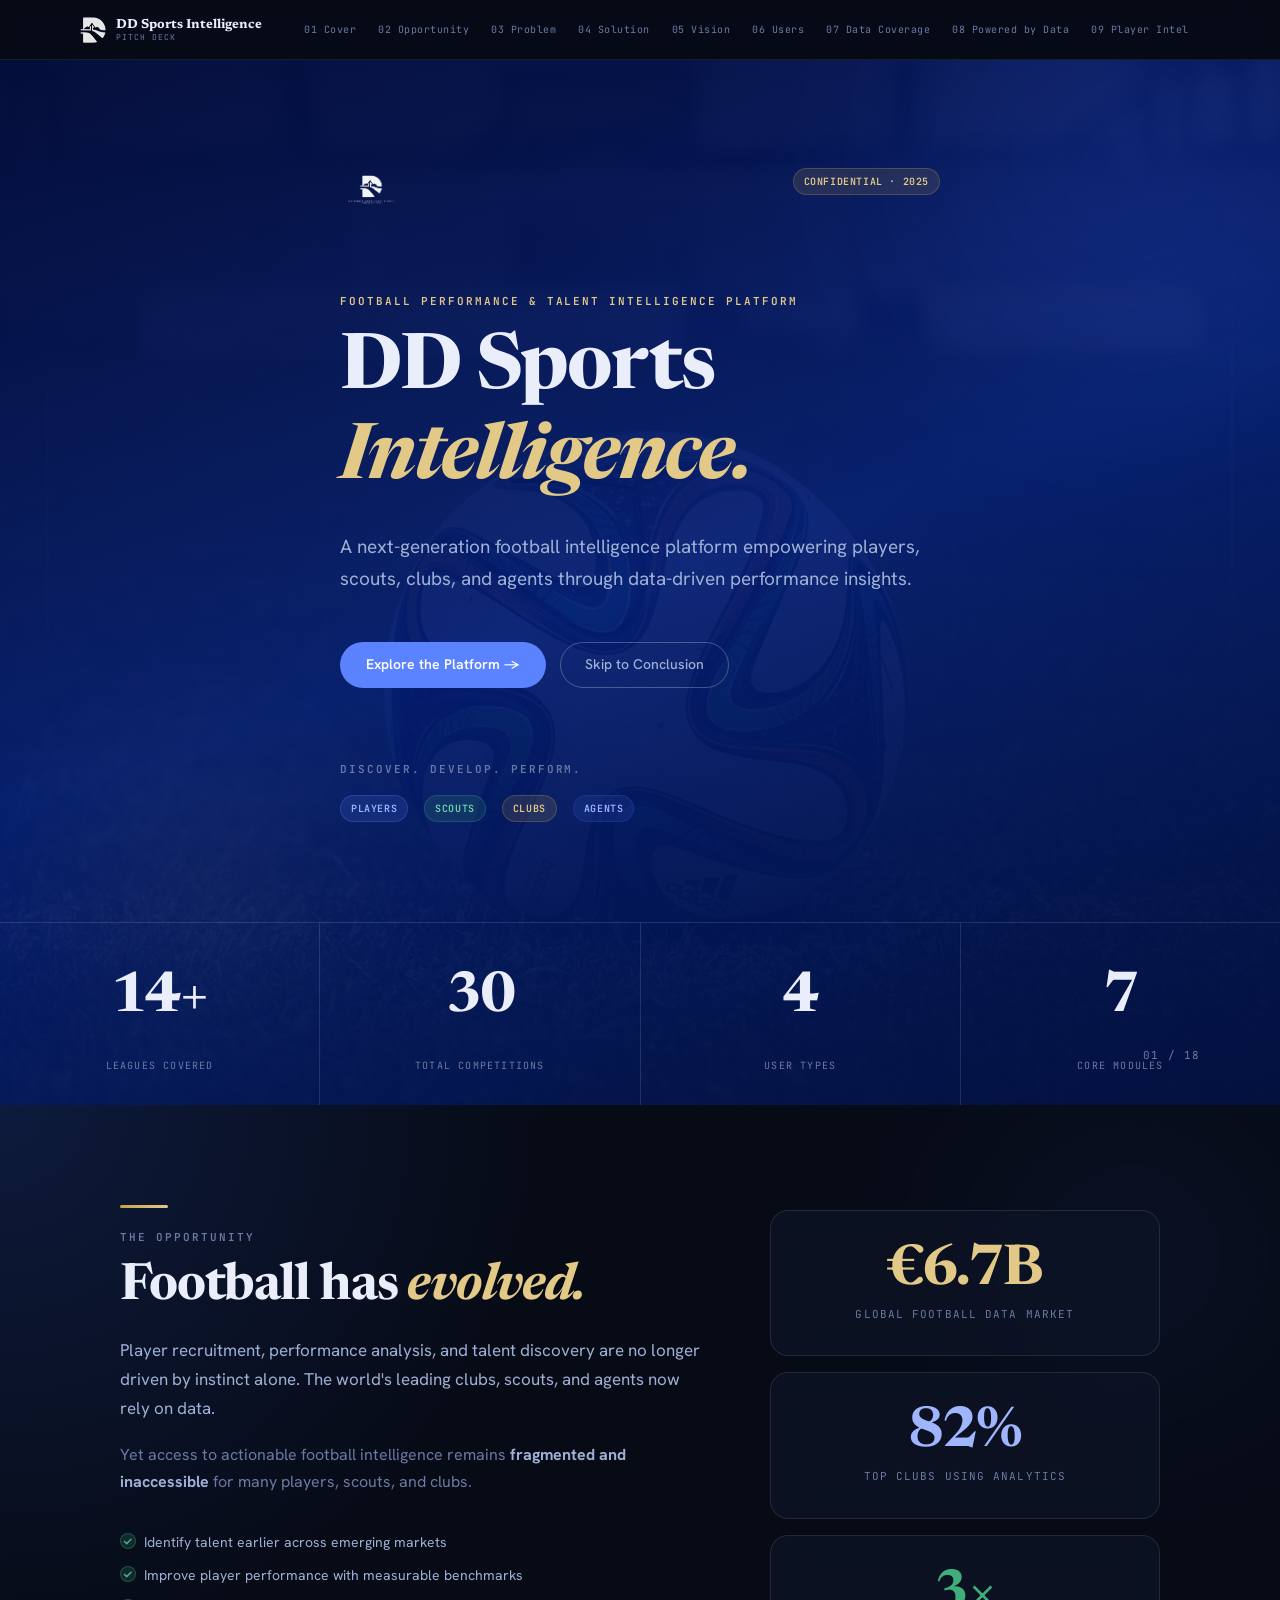
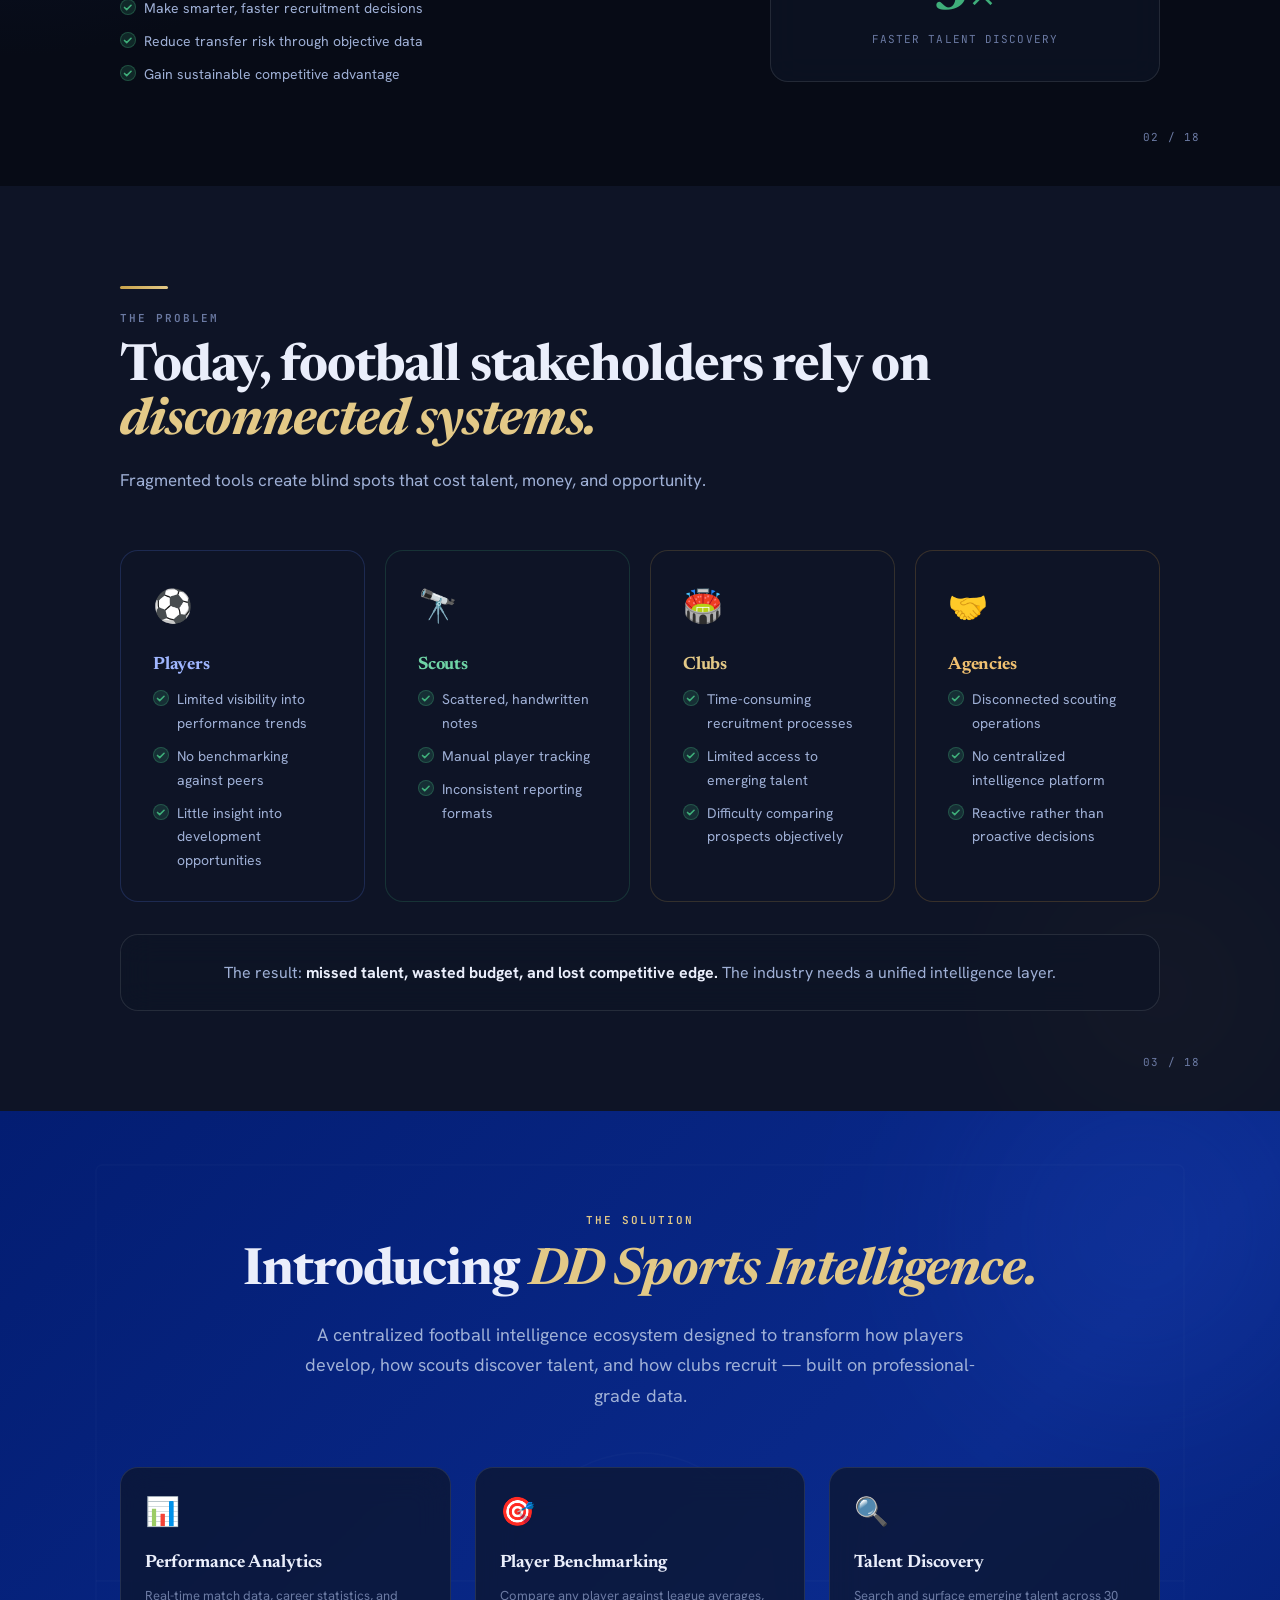
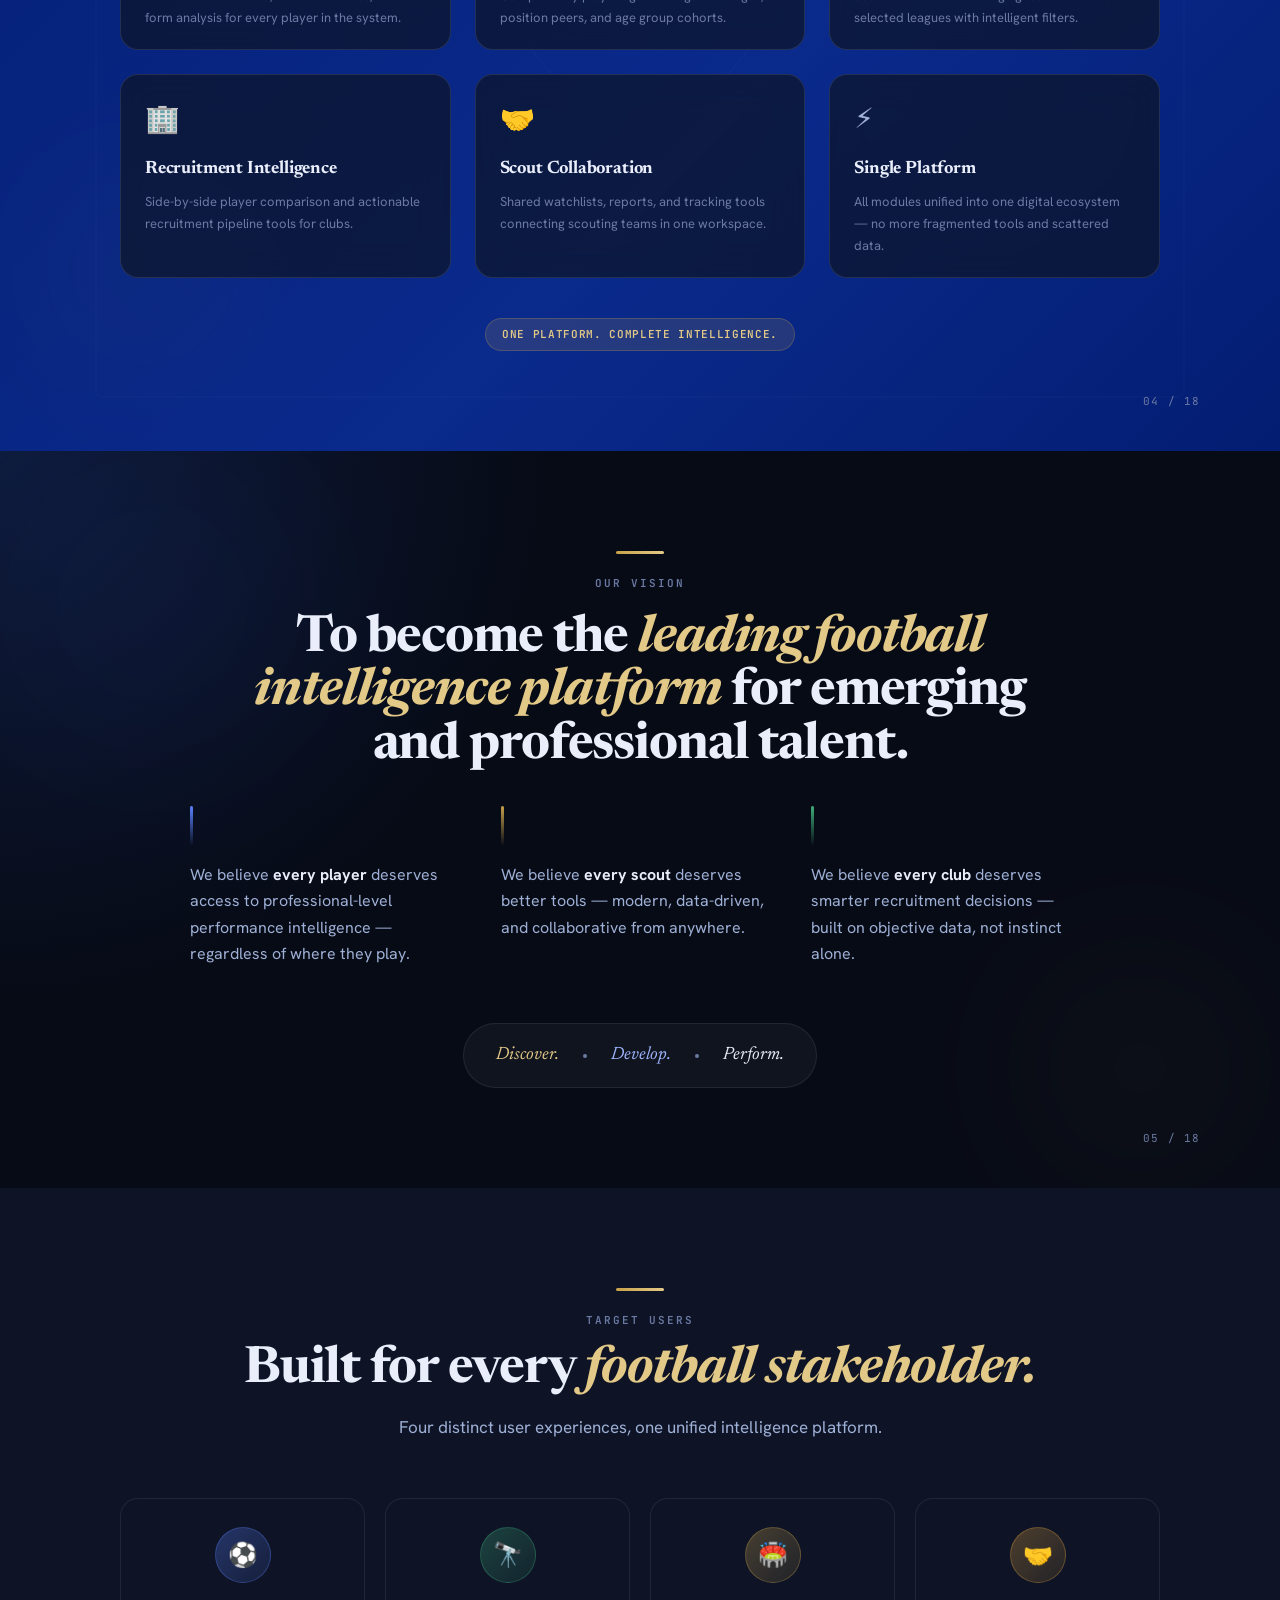
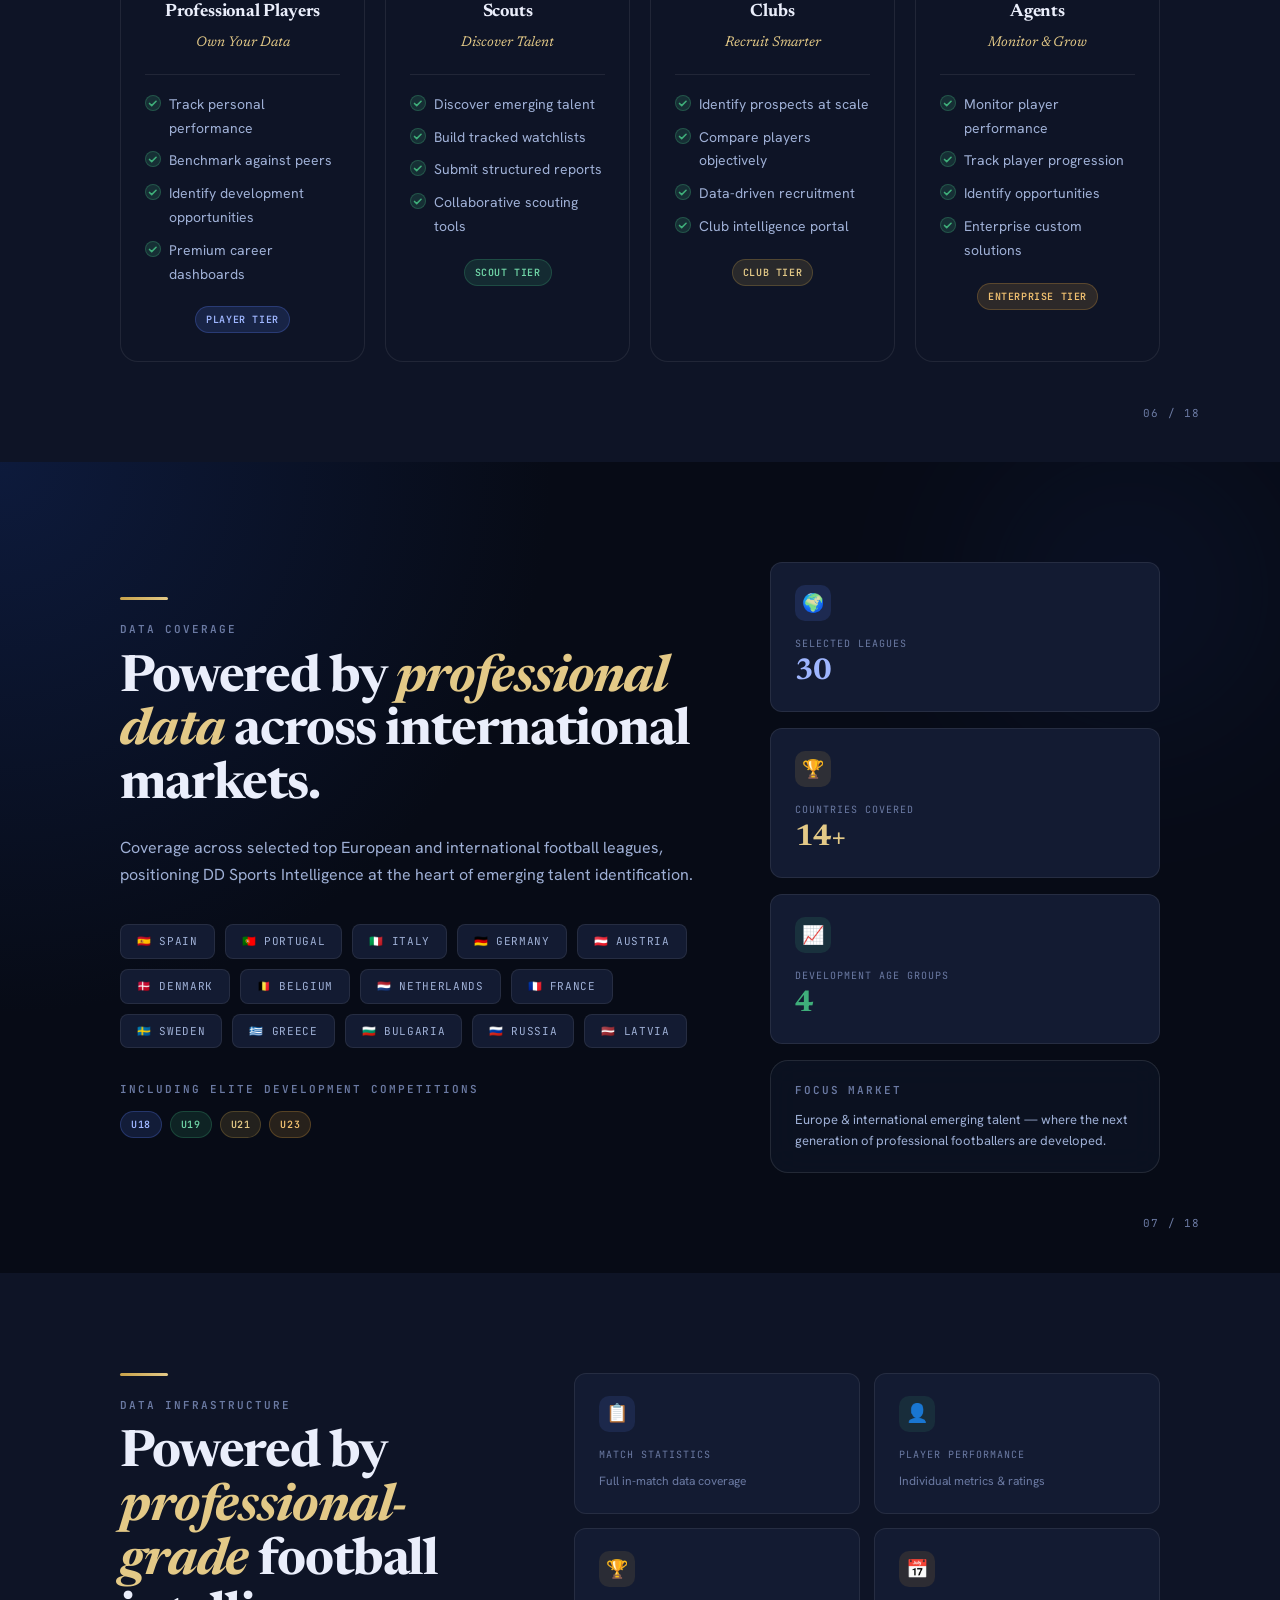
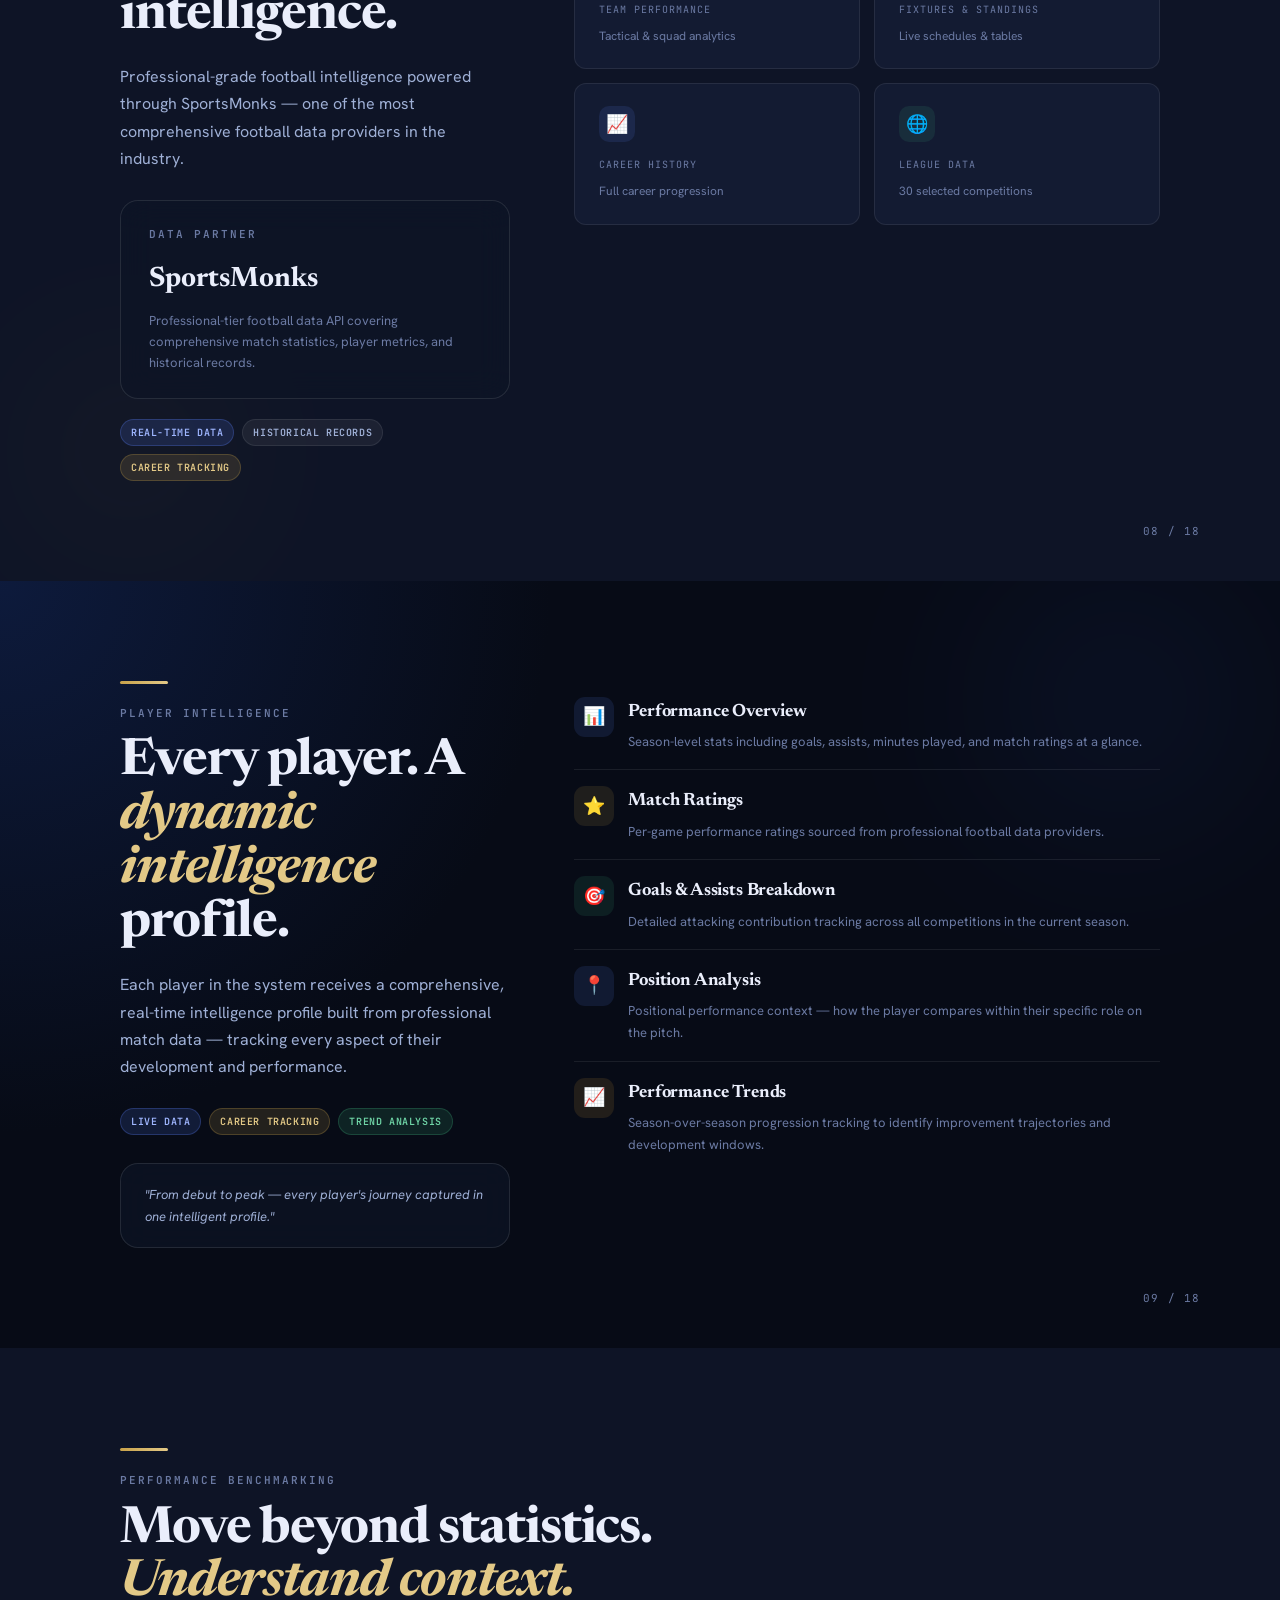
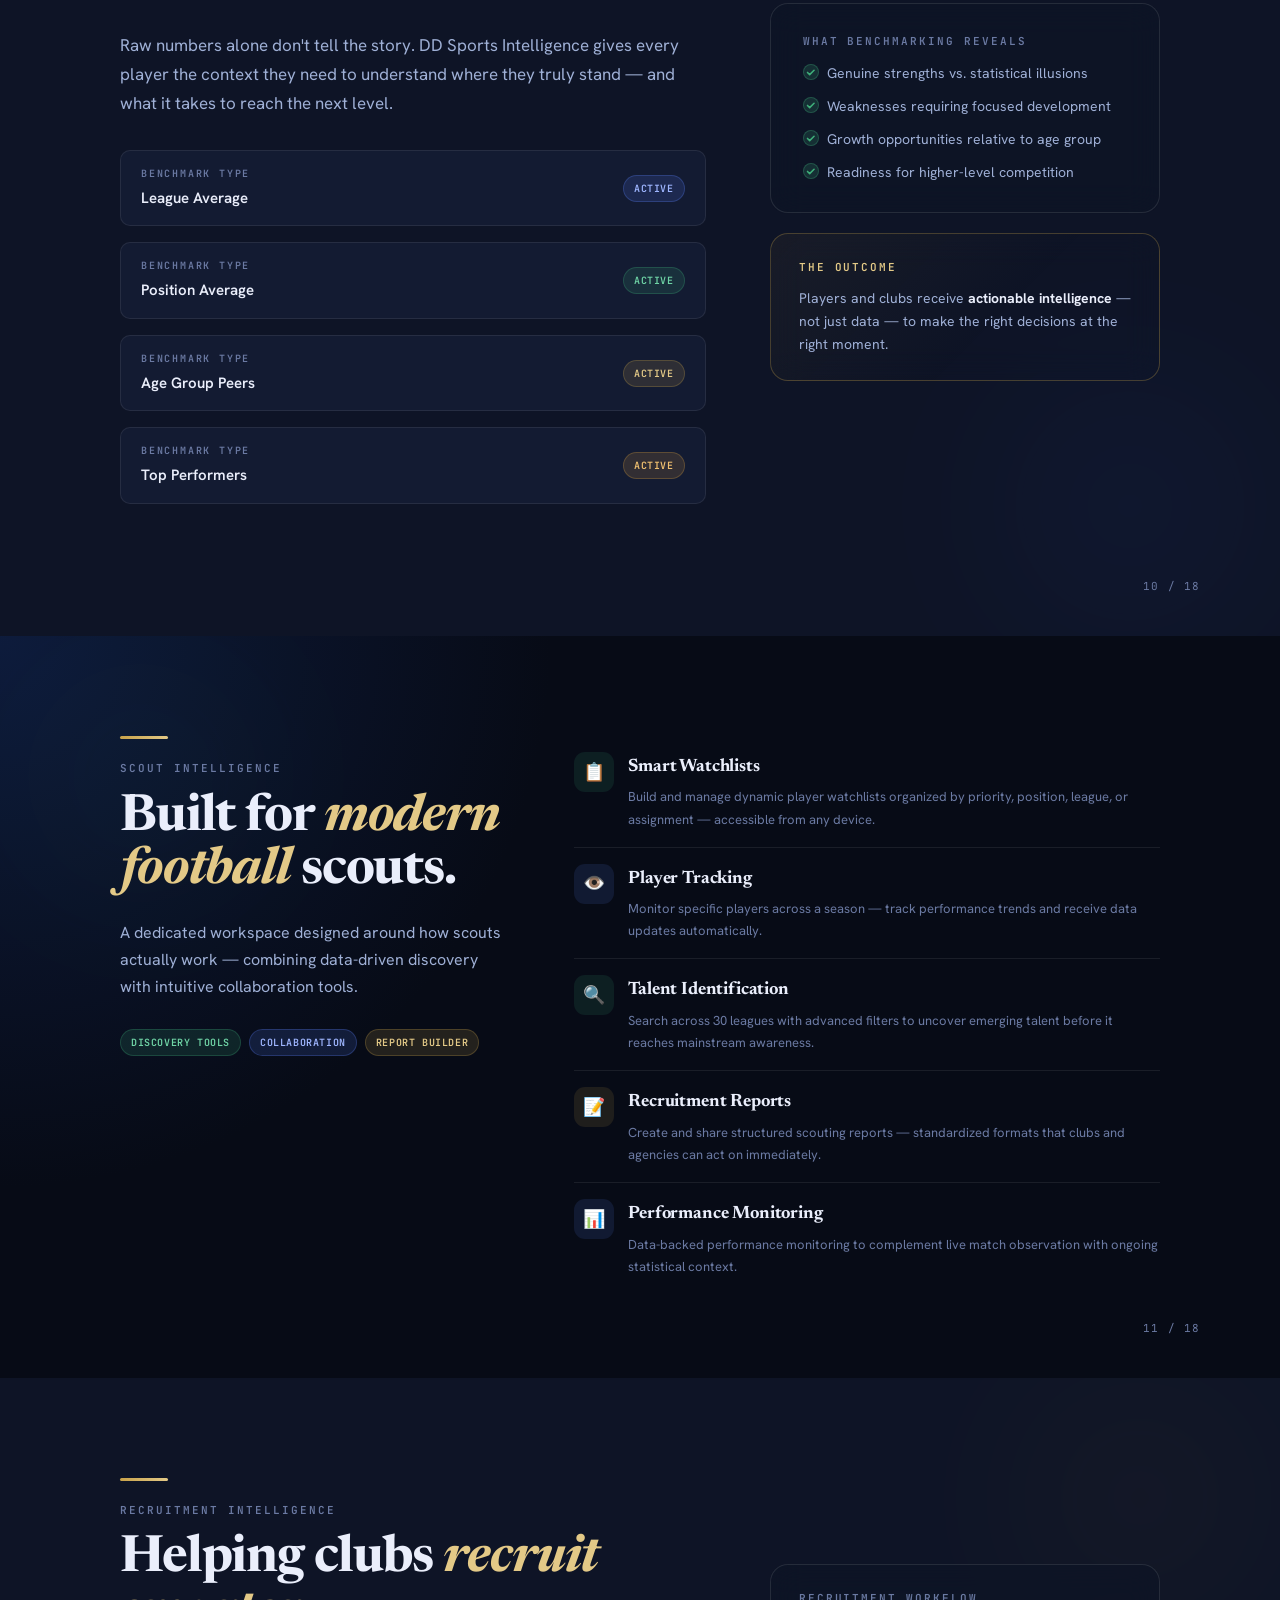
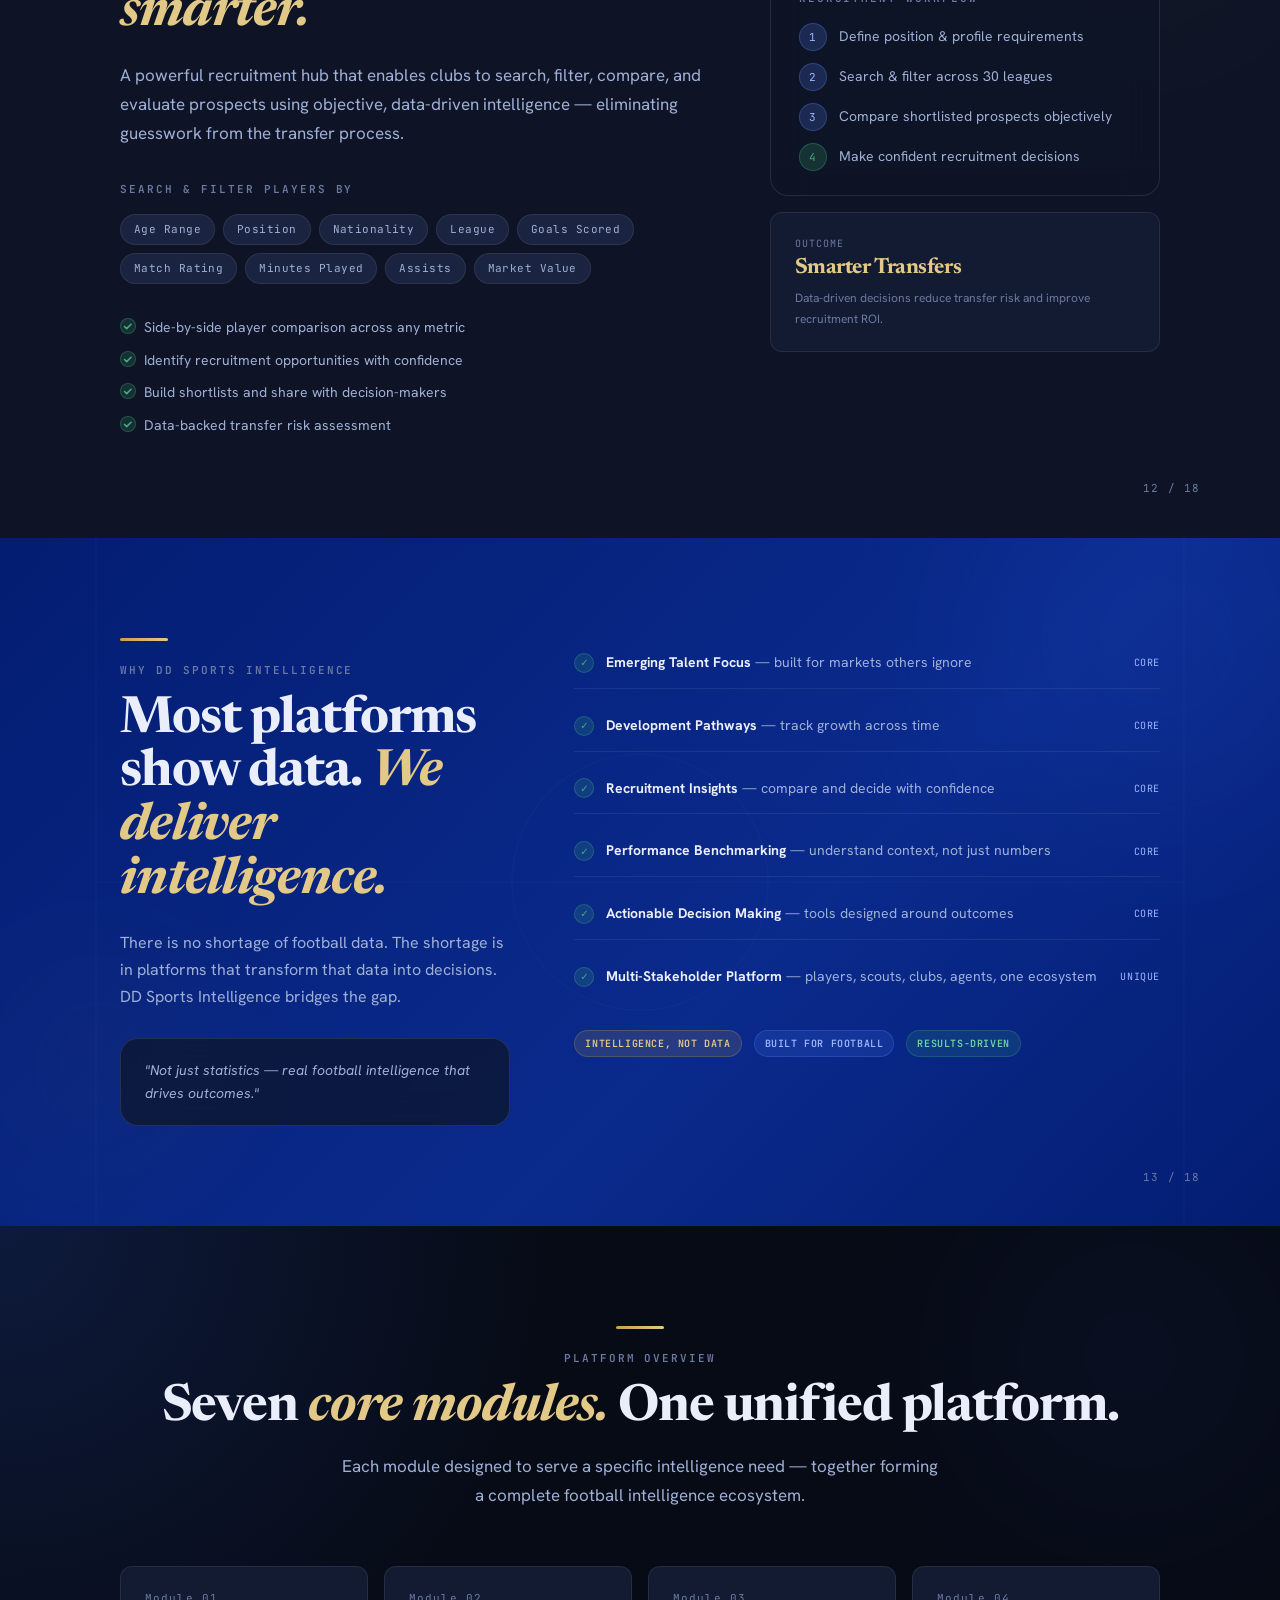
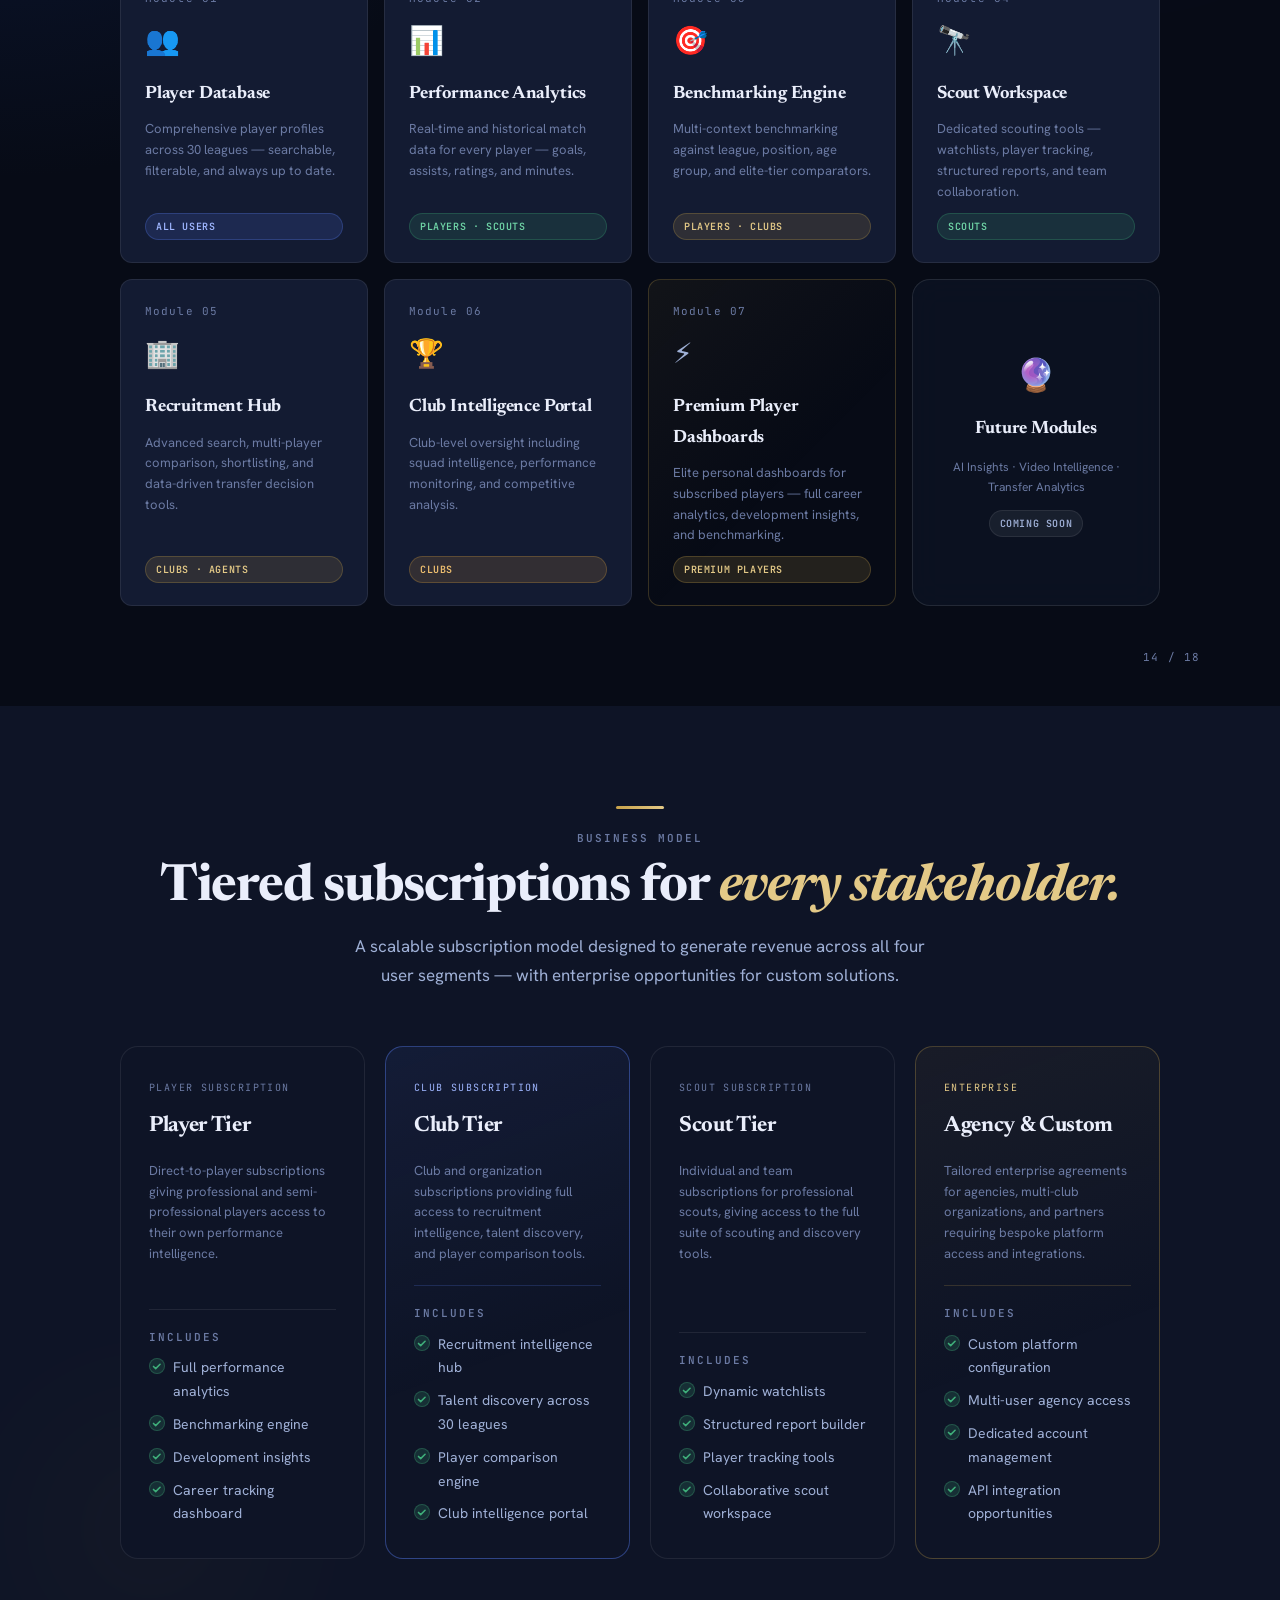
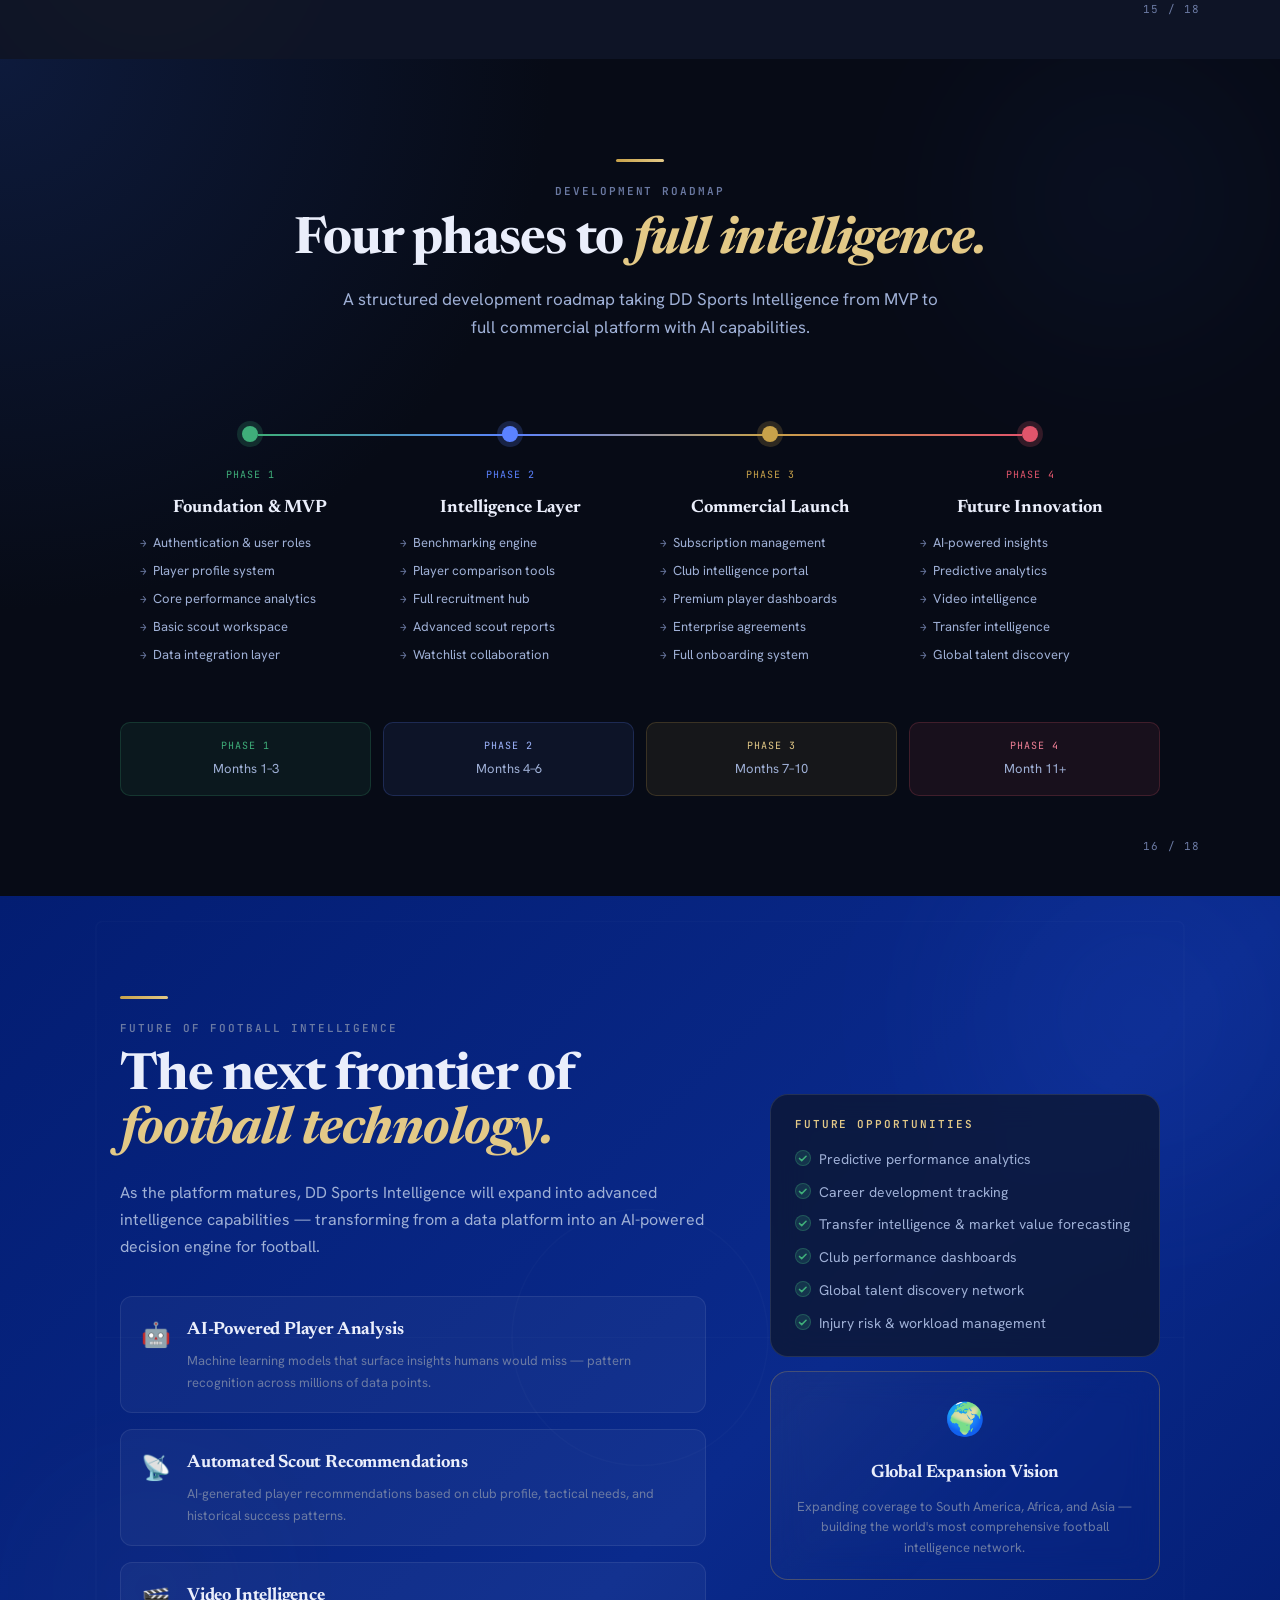
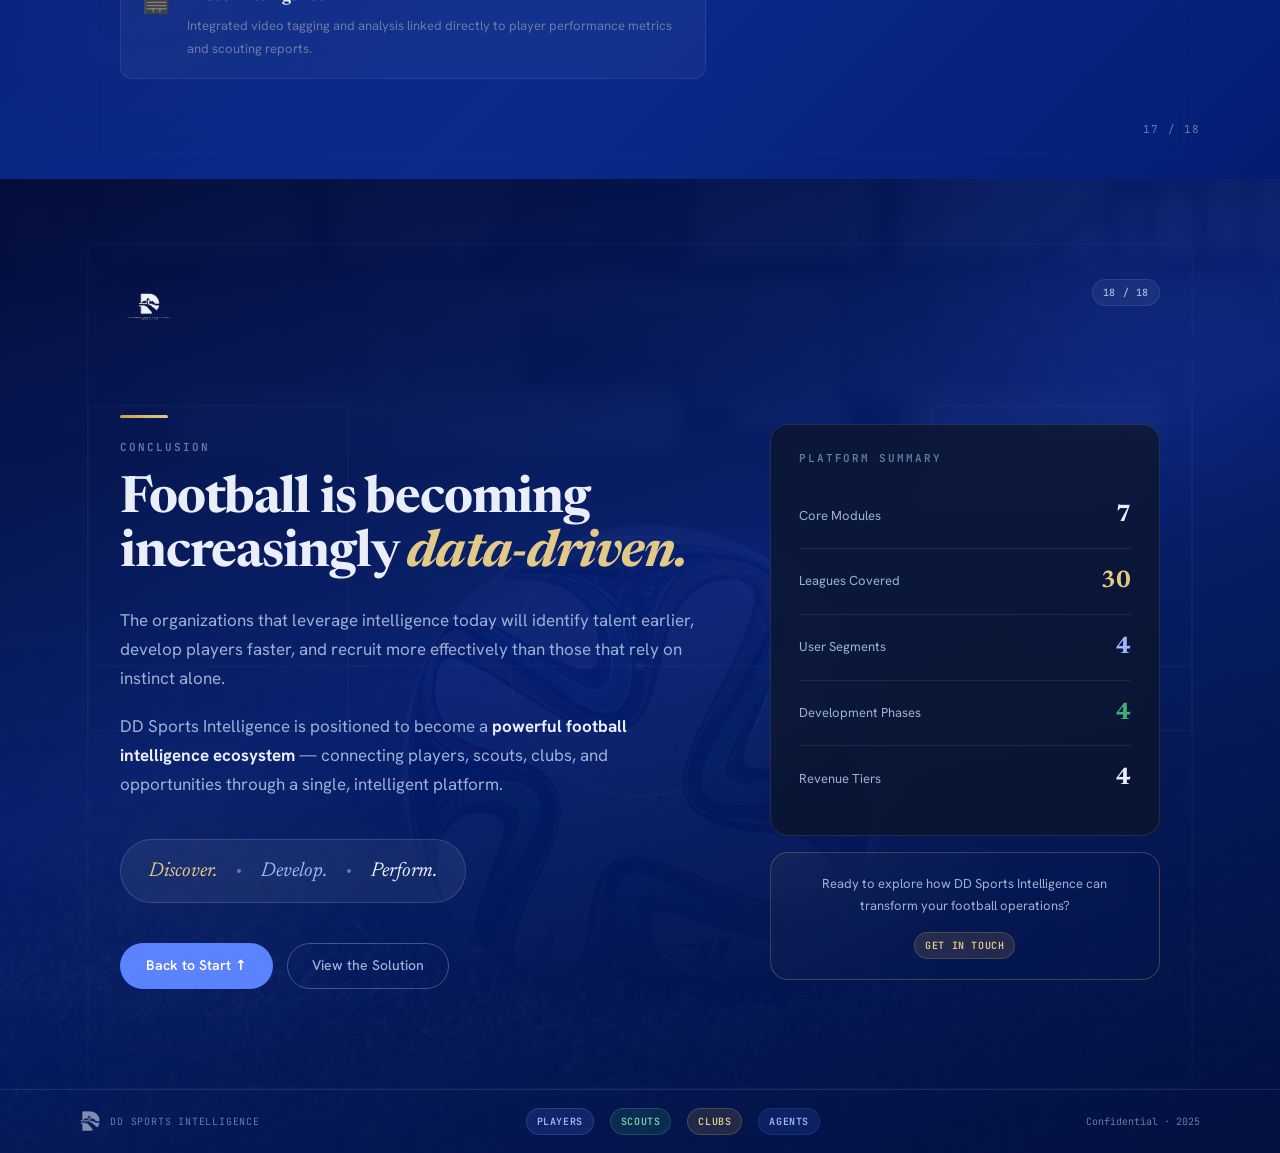
<file: Pitch Deck.html>
<!DOCTYPE html>
<html lang="en">
<head>
<meta charset="UTF-8">
<meta name="viewport" content="width=device-width, initial-scale=1.0">
<title>DD Sports Intelligence — Pitch Deck</title>
<link rel="icon" type="image/png" href="assets/mark-navy.png">
<link rel="preconnect" href="https://fonts.googleapis.com">
<link rel="preconnect" href="https://fonts.gstatic.com" crossorigin>
<link href="https://fonts.googleapis.com/css2?family=Newsreader:ital,opsz,wght@0,6..72,400;0,6..72,500;0,6..72,600;0,6..72,700;0,6..72,800;1,6..72,400;1,6..72,500;1,6..72,600&family=Hanken+Grotesk:wght@400;500;600;700;800&family=JetBrains+Mono:wght@400;500;600;700&display=swap" rel="stylesheet">
<style>
/* ─── RESET ─── */
*,*::before,*::after{box-sizing:border-box;margin:0;padding:0}
html{scroll-behavior:smooth}
img{display:block;max-width:100%}
a{text-decoration:none;color:inherit}

/* ─── TOKENS ─── */
:root{
  --navy:#031d72;--navy-600:#0a2a8c;--navy-400:#2a47ad;
  --accent:#5b82ff;--accent-soft:#9fb6ff;
  --gold:#c8a24a;--gold-soft:#e3c987;--gold-deep:#a07832;
  --green:#3fae7a;--red:#e0556b;--amber:#e0a23c;
  --bg:#070b16;--surface:#0e1426;--surface-2:#131b32;--surface-3:#1a2440;
  --text:#eaeefb;--text-2:#9fb0d6;--text-3:#6b7aa3;
  --line:rgba(255,255,255,.08);--line-md:rgba(255,255,255,.12);--line-strong:rgba(255,255,255,.18);
  --font-display:'Newsreader',Georgia,serif;
  --font-body:'Hanken Grotesk',system-ui,sans-serif;
  --font-mono:'JetBrains Mono',monospace;
  --doc-max:1200px;
  --sec-pad-v:100px;--sec-pad-h:80px;
  --card-radius:18px;--card-radius-sm:12px;
}

/* ─── BASE ─── */
body{font-family:var(--font-body);font-size:16px;line-height:1.7;color:var(--text-2);background:var(--bg);-webkit-font-smoothing:antialiased}

/* ─── TYPOGRAPHY ─── */
.t-display{font-family:var(--font-display);font-size:clamp(52px,6vw,88px);font-weight:700;letter-spacing:-.025em;line-height:1.02;color:var(--text)}
.t-h1{font-family:var(--font-display);font-size:clamp(36px,4vw,56px);font-weight:700;letter-spacing:-.022em;line-height:1.05;color:var(--text)}
.t-h2{font-family:var(--font-display);font-size:clamp(26px,3vw,40px);font-weight:700;letter-spacing:-.018em;line-height:1.1;color:var(--text)}
.t-h3{font-family:var(--font-display);font-size:22px;font-weight:700;letter-spacing:-.015em;color:var(--text)}
.t-h4{font-family:var(--font-display);font-size:18px;font-weight:700;letter-spacing:-.01em;color:var(--text)}
.eyebrow{font-family:var(--font-mono);font-size:11px;font-weight:600;letter-spacing:.18em;text-transform:uppercase;color:var(--text-3)}
.eyebrow-gold{color:var(--gold-soft)}
em.gold{font-style:italic;color:var(--gold-soft)}
.stat-hero{font-family:var(--font-display);font-size:clamp(36px,4.5vw,56px);font-weight:700;letter-spacing:-.03em;color:var(--text)}
.gold-rule{display:block;width:48px;height:3px;background:linear-gradient(90deg,var(--gold),var(--gold-soft));border-radius:2px;margin-bottom:20px}

/* ─── LAYOUT ─── */
.sec{position:relative;overflow:hidden}
.sec-inner{max-width:var(--doc-max);margin:0 auto;padding:var(--sec-pad-v) var(--sec-pad-h);position:relative;z-index:2}
.grid-2{display:grid;grid-template-columns:1fr 1fr;gap:24px}
.grid-3{display:grid;grid-template-columns:repeat(3,1fr);gap:24px}
.grid-4{display:grid;grid-template-columns:repeat(4,1fr);gap:20px}
.grid-60-40{display:grid;grid-template-columns:1.5fr 1fr;gap:64px;align-items:center}
.grid-40-60{display:grid;grid-template-columns:1fr 1.5fr;gap:64px;align-items:start}
.sec-header{margin-bottom:56px}
.sec-header .eyebrow{margin-bottom:14px}
.sec-header .t-h1{margin-bottom:16px}
.sec-header p{font-size:17px;color:var(--text-2);max-width:600px}

/* ─── SECTION BACKGROUNDS ─── */
.sec-cover{background:linear-gradient(160deg,#030d3a 0%,#031d72 50%,#02103f 100%)}
.sec-dark{background:var(--bg)}
.sec-dark::before{content:'';position:absolute;top:0;left:0;width:600px;height:600px;background:radial-gradient(circle at 0% 0%,rgba(14,28,64,.9),transparent 65%);pointer-events:none;z-index:0}
.sec-mid{background:var(--surface)}
.sec-navy{background:linear-gradient(135deg,#031d72 0%,#0a2a8c 60%,#031d72 100%)}

/* ─── CARDS ─── */
.p-card{background:var(--surface);border:1px solid var(--line);border-radius:var(--card-radius);padding:28px 32px}
.p-card-glass{background:rgba(14,20,38,.7);backdrop-filter:blur(16px);-webkit-backdrop-filter:blur(16px);border:1px solid rgba(255,255,255,.10);border-radius:var(--card-radius);padding:28px 32px}
.p-card-gold{border-color:rgba(200,162,74,.3);background:linear-gradient(135deg,rgba(200,162,74,.06),transparent 60%)}
.p-card-sm{padding:20px 24px}

/* ─── DECORATIVE ORBS ─── */
.orb{position:absolute;border-radius:50%;pointer-events:none;filter:blur(80px)}
.orb-blue{background:radial-gradient(circle,rgba(61,107,255,.5),transparent 65%)}
.orb-gold{background:radial-gradient(circle,rgba(200,162,74,.45),transparent 65%)}
.orb-navy{background:radial-gradient(circle,rgba(10,42,140,.8),transparent 60%)}
.orb-green{background:radial-gradient(circle,rgba(63,174,122,.4),transparent 65%)}

/* ─── BADGES ─── */
.badge{display:inline-flex;align-items:center;gap:5px;font-family:var(--font-mono);font-size:10px;font-weight:600;letter-spacing:.06em;text-transform:uppercase;padding:4px 10px;border-radius:20px}
.badge-blue{background:rgba(91,130,255,.15);color:#9fb6ff;border:1px solid rgba(91,130,255,.25)}
.badge-gold{background:rgba(200,162,74,.15);color:var(--gold-soft);border:1px solid rgba(200,162,74,.25)}
.badge-green{background:rgba(63,174,122,.15);color:#6fd4a6;border:1px solid rgba(63,174,122,.25)}
.badge-red{background:rgba(224,85,107,.15);color:#f08096;border:1px solid rgba(224,85,107,.25)}
.badge-amber{background:rgba(224,162,60,.15);color:#f0c070;border:1px solid rgba(224,162,60,.25)}
.badge-navy{background:rgba(42,71,173,.25);color:#9fb6ff;border:1px solid rgba(42,71,173,.4)}
.badge-ghost{background:rgba(255,255,255,.06);color:var(--text-2);border:1px solid var(--line)}

/* ─── STICKY NAV ─── */
.doc-nav{position:sticky;top:0;z-index:100;background:rgba(7,11,22,.88);backdrop-filter:blur(20px) saturate(1.4);-webkit-backdrop-filter:blur(20px) saturate(1.4);border-bottom:1px solid var(--line);display:flex;align-items:center;gap:0;padding:0 var(--sec-pad-h);height:60px}
.doc-nav-brand{display:flex;align-items:center;gap:10px;margin-right:32px;flex-shrink:0}
.doc-nav-brand img{height:26px;opacity:.9}
.doc-nav-brand-text{display:flex;flex-direction:column;line-height:1}
.doc-nav-brand-text span:first-child{font-family:var(--font-display);font-size:13px;font-weight:700;color:var(--text)}
.doc-nav-brand-text span:last-child{font-family:var(--font-mono);font-size:8px;letter-spacing:.12em;text-transform:uppercase;color:var(--text-3);margin-top:2px}
.doc-nav-links{display:flex;align-items:center;gap:2px;overflow-x:auto;scrollbar-width:none}
.doc-nav-links::-webkit-scrollbar{display:none}
.doc-nav-links a{font-family:var(--font-mono);font-size:10px;letter-spacing:.05em;color:var(--text-3);padding:6px 10px;border-radius:6px;transition:color .15s,background .15s;white-space:nowrap}
.doc-nav-links a:hover{color:var(--text);background:rgba(255,255,255,.06)}

/* ─── PITCH SVG ─── */
.pitch-bg{position:absolute;inset:0;width:100%;height:100%;opacity:.5;pointer-events:none;z-index:0}

/* ─── TIMELINE / ROADMAP ─── */
.roadmap{display:grid;grid-template-columns:repeat(4,1fr);gap:0;position:relative;margin-bottom:56px}
.roadmap::before{content:'';position:absolute;top:36px;left:calc(12.5% + 8px);right:calc(12.5% + 8px);height:2px;background:linear-gradient(90deg,var(--green),var(--accent),var(--gold),var(--red));z-index:0}
.phase{text-align:center;padding:0 20px;position:relative;z-index:1}
.phase-dot{width:16px;height:16px;border-radius:50%;margin:28px auto 24px;position:relative;z-index:2}
.phase-1 .phase-dot{background:var(--green);box-shadow:0 0 0 5px rgba(63,174,122,.2)}
.phase-2 .phase-dot{background:var(--accent);box-shadow:0 0 0 5px rgba(91,130,255,.2)}
.phase-3 .phase-dot{background:var(--gold);box-shadow:0 0 0 5px rgba(200,162,74,.2)}
.phase-4 .phase-dot{background:var(--red);box-shadow:0 0 0 5px rgba(224,85,107,.2)}
.phase-label{font-family:var(--font-mono);font-size:10px;letter-spacing:.1em;text-transform:uppercase;margin-bottom:10px}
.phase-1 .phase-label{color:var(--green)}
.phase-2 .phase-label{color:var(--accent)}
.phase-3 .phase-label{color:var(--gold)}
.phase-4 .phase-label{color:var(--red)}
.phase-title{font-family:var(--font-display);font-size:18px;font-weight:700;color:var(--text);margin-bottom:8px}
.phase-items{list-style:none;text-align:left;font-size:13px;color:var(--text-2);display:flex;flex-direction:column;gap:6px}
.phase-items li{display:flex;align-items:flex-start;gap:6px}
.phase-items li::before{content:'→';font-family:var(--font-mono);font-size:11px;color:var(--text-3);flex-shrink:0;margin-top:2px}

/* ─── CHECK LIST ─── */
.check-list{list-style:none;display:flex;flex-direction:column;gap:9px}
.check-list li{display:flex;align-items:flex-start;gap:8px;font-size:14px;color:var(--text-2)}
.check-list li::before{content:'';display:block;width:16px;height:16px;border-radius:50%;background:rgba(63,174,122,.18);border:1px solid rgba(63,174,122,.3);flex-shrink:0;margin-top:2px;background-image:url("data:image/svg+xml,%3Csvg xmlns='http://www.w3.org/2000/svg' viewBox='0 0 16 16'%3E%3Cpath stroke='%233fae7a' stroke-width='1.8' stroke-linecap='round' stroke-linejoin='round' fill='none' d='M4 8.5l2.5 2.5 5-5'/%3E%3C/svg%3E");background-repeat:no-repeat;background-position:center}

/* ─── ROLE CARD ─── */
.role-avatar{width:56px;height:56px;border-radius:50%;display:flex;align-items:center;justify-content:center;font-size:24px;margin:0 auto 14px;flex-shrink:0}
.role-card{background:var(--surface);border:1px solid var(--line);border-radius:var(--card-radius);padding:28px 24px;display:flex;flex-direction:column;align-items:center;text-align:center}
.role-card .t-h4{margin-bottom:4px}
.role-card .role-tag{font-family:var(--font-display);font-style:italic;font-size:14px;color:var(--gold-soft);margin-bottom:18px}
.role-divider{width:100%;height:1px;background:var(--line);margin-bottom:18px}

/* ─── STATS BAR ─── */
.stats-bar{display:flex;align-items:center;border-top:1px solid var(--line-md)}
.stats-bar-item{flex:1;padding:28px 24px;text-align:center}
.stats-bar-item:not(:last-child){border-right:1px solid var(--line-md)}
.stats-bar-item .stat-hero{display:block;margin-bottom:4px}
.stats-bar-item .stat-label{font-family:var(--font-mono);font-size:10px;letter-spacing:.12em;text-transform:uppercase;color:var(--text-3)}

/* ─── KPI BLOCK ─── */
.kpi-block{display:flex;flex-direction:column;gap:4px;padding:22px 24px;background:var(--surface-2);border:1px solid var(--line);border-radius:var(--card-radius-sm)}
.kpi-label{font-family:var(--font-mono);font-size:10px;letter-spacing:.1em;text-transform:uppercase;color:var(--text-3)}
.kpi-value{font-family:var(--font-display);font-size:30px;font-weight:700;color:var(--text);letter-spacing:-.02em;line-height:1.1}
.kpi-icon{width:36px;height:36px;border-radius:10px;display:flex;align-items:center;justify-content:center;margin-bottom:10px;font-size:18px}

/* ─── FEATURE ROW ─── */
.feature-row{display:flex;align-items:flex-start;gap:14px;padding:16px 0;border-bottom:1px solid var(--line)}
.feature-row:last-child{border-bottom:none;padding-bottom:0}
.feature-icon-box{width:40px;height:40px;border-radius:11px;flex-shrink:0;display:flex;align-items:center;justify-content:center;font-size:18px}

/* ─── MODULE CARD ─── */
.module-card{background:var(--surface-2);border:1px solid var(--line);border-radius:var(--card-radius-sm);padding:22px 24px;display:flex;flex-direction:column;gap:10px}
.module-num{font-family:var(--font-mono);font-size:11px;color:var(--text-3);letter-spacing:.1em}
.module-icon{font-size:28px;margin-bottom:4px}

/* ─── PILL GROUP ─── */
.pill-group{display:flex;flex-wrap:wrap;gap:8px;margin-top:14px}
.pill{font-family:var(--font-mono);font-size:11px;letter-spacing:.04em;padding:5px 13px;border-radius:20px;background:var(--surface-3);border:1px solid var(--line);color:var(--text-2)}

/* ─── LEAGUE GRID ─── */
.league-grid{display:flex;flex-wrap:wrap;gap:10px}
.league-tag{font-family:var(--font-mono);font-size:11px;letter-spacing:.06em;text-transform:uppercase;padding:7px 16px;border-radius:8px;background:var(--surface-2);border:1px solid var(--line);color:var(--text-2)}

/* ─── PRICING CARD ─── */
.pricing-card{background:var(--surface);border:1px solid var(--line);border-radius:var(--card-radius);padding:32px 28px;display:flex;flex-direction:column;gap:0}
.pricing-card.featured{border-color:rgba(91,130,255,.4);background:linear-gradient(160deg,rgba(91,130,255,.08),transparent 60%)}
.pricing-card.enterprise{border-color:rgba(200,162,74,.3);background:linear-gradient(160deg,rgba(200,162,74,.06),transparent 60%)}
.pricing-tier{font-family:var(--font-mono);font-size:10px;letter-spacing:.14em;text-transform:uppercase;margin-bottom:12px}
.pricing-card.featured .pricing-tier{color:var(--accent-soft)}
.pricing-card.enterprise .pricing-tier{color:var(--gold-soft)}
.pricing-card:not(.featured):not(.enterprise) .pricing-tier{color:var(--text-3)}

/* ─── DIFF TABLE ─── */
.diff-row{display:flex;align-items:center;gap:12px;padding:13px 0;border-bottom:1px solid var(--line)}
.diff-row:last-child{border-bottom:none}
.diff-check{width:20px;height:20px;border-radius:50%;background:rgba(63,174,122,.18);border:1px solid rgba(63,174,122,.3);display:flex;align-items:center;justify-content:center;flex-shrink:0;font-size:10px;color:var(--green)}
.diff-label{font-size:14px;color:var(--text-2);flex:1}
.diff-tag{font-family:var(--font-mono);font-size:10px;letter-spacing:.06em;text-transform:uppercase;color:var(--accent-soft)}

/* ─── SECTION NUMBER ─── */
.sec-num{position:absolute;bottom:40px;right:var(--sec-pad-h);font-family:var(--font-mono);font-size:11px;color:var(--text-3);letter-spacing:.1em;z-index:3}

/* ─── CTA BUTTONS ─── */
.btn-primary{display:inline-flex;align-items:center;gap:8px;background:var(--accent);color:#fff;font-family:var(--font-body);font-size:15px;font-weight:600;padding:13px 30px;border-radius:30px;border:none;cursor:pointer;transition:opacity .15s,transform .15s}
.btn-primary:hover{opacity:.9;transform:translateY(-1px)}
.btn-ghost{display:inline-flex;align-items:center;gap:8px;background:transparent;color:var(--text-2);font-family:var(--font-body);font-size:15px;font-weight:500;padding:12px 28px;border-radius:30px;border:1px solid rgba(255,255,255,.25);cursor:pointer;transition:border-color .15s,color .15s}
.btn-ghost:hover{border-color:rgba(255,255,255,.5);color:var(--text)}

/* ─── RESPONSIVE ─── */
@media(max-width:1100px){
  :root{--sec-pad-h:48px;--sec-pad-v:80px}
  .grid-60-40,.grid-40-60{grid-template-columns:1fr;gap:40px}
  .grid-4{grid-template-columns:repeat(2,1fr)}
  .roadmap{grid-template-columns:repeat(2,1fr)}
  .roadmap::before{display:none}
}
@media(max-width:768px){
  :root{--sec-pad-h:24px;--sec-pad-v:64px}
  .grid-3,.grid-2{grid-template-columns:1fr}
  .grid-4{grid-template-columns:1fr}
  .roadmap{grid-template-columns:1fr}
  .doc-nav{padding:0 24px}
  .stats-bar{flex-wrap:wrap}
}

/* ─── PRINT ─── */
@media print{
  .doc-nav{display:none}
  .sec{page-break-before:always}
  .orb,.pitch-bg{display:none}
  *{backdrop-filter:none !important;-webkit-backdrop-filter:none !important}
  @page{size:A4 landscape;margin:12mm 10mm}
}
</style>
</head>
<body>

<!-- ─── STICKY NAV ─── -->
<nav class="doc-nav">
  <div class="doc-nav-brand">
    <img src="assets/mark-white.png" alt="DD Sports Intelligence">
    <div class="doc-nav-brand-text">
      <span>DD Sports Intelligence</span>
      <span>Pitch Deck</span>
    </div>
  </div>
  <div class="doc-nav-links">
    <a href="#s01">01 Cover</a>
    <a href="#s02">02 Opportunity</a>
    <a href="#s03">03 Problem</a>
    <a href="#s04">04 Solution</a>
    <a href="#s05">05 Vision</a>
    <a href="#s06">06 Users</a>
    <a href="#s07">07 Data Coverage</a>
    <a href="#s08">08 Powered by Data</a>
    <a href="#s09">09 Player Intel</a>
    <a href="#s10">10 Benchmarking</a>
    <a href="#s11">11 Scout Intel</a>
    <a href="#s12">12 Recruitment</a>
    <a href="#s13">13 Why DD</a>
    <a href="#s14">14 Platform</a>
    <a href="#s15">15 Business Model</a>
    <a href="#s16">16 Roadmap</a>
    <a href="#s17">17 Future</a>
    <a href="#s18">18 Conclusion</a>
  </div>
</nav>


<!-- ══════════════════════════════════════════════════════ -->
<!-- SLIDE 01 — COVER -->
<!-- ══════════════════════════════════════════════════════ -->
<section id="s01" class="sec sec-cover" style="min-height:100vh;display:flex;flex-direction:column">

  <!-- Football pitch SVG background -->
  <svg class="pitch-bg" viewBox="0 0 800 600" fill="none" stroke="rgba(255,255,255,.05)" stroke-width="1" preserveAspectRatio="xMidYMid slice">
    <rect x="60" y="40" width="680" height="520" rx="4"/>
    <line x1="60" y1="300" x2="740" y2="300"/>
    <circle cx="400" cy="300" r="80"/>
    <circle cx="400" cy="300" r="3" fill="rgba(255,255,255,.07)" stroke="none"/>
    <rect x="60" y="140" width="160" height="200"/>
    <rect x="60" y="190" width="80" height="100"/>
    <rect x="580" y="140" width="160" height="200"/>
    <rect x="660" y="190" width="80" height="100"/>
    <path d="M180,300 a120 120 0 0 1 0,0.1" fill="none"/>
  </svg>

  <!-- Soccer hero image overlay -->
  <div style="position:absolute;inset:0;z-index:0;overflow:hidden">
    <img src="assets/soccer-hero.jpg" alt="" style="width:100%;height:100%;object-fit:cover;opacity:.18;filter:saturate(0.6)">
    <div style="position:absolute;inset:0;background:linear-gradient(160deg,rgba(3,13,58,.95) 0%,rgba(3,29,114,.7) 50%,rgba(2,16,63,.92) 100%)"></div>
  </div>

  <!-- Orbs -->
  <div class="orb orb-blue" style="width:700px;height:700px;top:-250px;right:-200px;opacity:.35"></div>
  <div class="orb orb-gold" style="width:360px;height:360px;bottom:60px;left:20px;opacity:.2"></div>

  <!-- Hero content -->
  <div class="sec-inner" style="flex:1;display:flex;flex-direction:column;justify-content:center;gap:0">

    <div style="display:flex;justify-content:space-between;align-items:flex-start;margin-bottom:72px">
      <img src="assets/logo-white.png" alt="DD Sports Intelligence" style="height:60px;opacity:.95">
      <span class="badge badge-gold" style="align-self:flex-start;margin-top:8px">Confidential · 2025</span>
    </div>

    <div>
      <div class="eyebrow eyebrow-gold" style="margin-bottom:20px">Football Performance &amp; Talent Intelligence Platform</div>
      <div class="t-display" style="margin-bottom:12px">DD Sports</div>
      <div class="t-display" style="margin-bottom:32px"><em class="gold">Intelligence.</em></div>
      <p style="font-size:19px;color:var(--text-2);max-width:600px;line-height:1.65;margin-bottom:48px">A next-generation football intelligence platform empowering players, scouts, clubs, and agents through data-driven performance insights.</p>
      <div style="display:flex;gap:14px;flex-wrap:wrap">
        <a href="#s04" class="btn-primary" style="font-size:14px;padding:11px 26px">Explore the Platform →</a>
        <a href="#s18" class="btn-ghost" style="font-size:14px;padding:10px 24px">Skip to Conclusion</a>
      </div>
    </div>

    <div style="margin-top:72px">
      <div class="eyebrow" style="margin-bottom:16px">Discover. Develop. Perform.</div>
      <div style="display:flex;gap:16px;flex-wrap:wrap">
        <span class="badge badge-blue">Players</span>
        <span class="badge badge-green">Scouts</span>
        <span class="badge badge-gold">Clubs</span>
        <span class="badge badge-navy">Agents</span>
      </div>
    </div>

  </div>

  <!-- Stats bar -->
  <div class="stats-bar" style="position:relative;z-index:2">
    <div class="stats-bar-item"><span class="stat-hero">14+</span><span class="stat-label">Leagues Covered</span></div>
    <div class="stats-bar-item"><span class="stat-hero">30</span><span class="stat-label">Total Competitions</span></div>
    <div class="stats-bar-item"><span class="stat-hero">4</span><span class="stat-label">User Types</span></div>
    <div class="stats-bar-item"><span class="stat-hero">7</span><span class="stat-label">Core Modules</span></div>
  </div>

  <div class="sec-num">01 / 18</div>
</section>


<!-- ══════════════════════════════════════════════════════ -->
<!-- SLIDE 02 — THE OPPORTUNITY -->
<!-- ══════════════════════════════════════════════════════ -->
<section id="s02" class="sec sec-dark">
  <div class="orb orb-blue" style="width:500px;height:500px;top:-100px;right:-100px;opacity:.18"></div>

  <div class="sec-inner">
    <div class="grid-60-40">

      <div>
        <span class="gold-rule"></span>
        <div class="eyebrow" style="margin-bottom:14px">The Opportunity</div>
        <h1 class="t-h1" style="margin-bottom:22px">Football has <em class="gold">evolved.</em></h1>
        <p style="font-size:17px;margin-bottom:18px">Player recruitment, performance analysis, and talent discovery are no longer driven by instinct alone. The world's leading clubs, scouts, and agents now rely on data.</p>
        <p style="font-size:16px;margin-bottom:36px;color:var(--text-3)">Yet access to actionable football intelligence remains <strong style="color:var(--text-2)">fragmented and inaccessible</strong> for many players, scouts, and clubs.</p>

        <ul class="check-list">
          <li>Identify talent earlier across emerging markets</li>
          <li>Improve player performance with measurable benchmarks</li>
          <li>Make smarter, faster recruitment decisions</li>
          <li>Reduce transfer risk through objective data</li>
          <li>Gain sustainable competitive advantage</li>
        </ul>
      </div>

      <div style="display:flex;flex-direction:column;gap:16px">
        <div class="p-card-glass" style="text-align:center;padding:32px 24px">
          <div style="font-family:var(--font-display);font-size:56px;font-weight:700;color:var(--gold-soft);letter-spacing:-.03em;line-height:1">€6.7B</div>
          <div style="font-family:var(--font-mono);font-size:11px;letter-spacing:.1em;text-transform:uppercase;color:var(--text-3);margin-top:6px">Global Football Data Market</div>
        </div>
        <div class="p-card-glass" style="text-align:center;padding:32px 24px">
          <div style="font-family:var(--font-display);font-size:56px;font-weight:700;color:var(--accent-soft);letter-spacing:-.03em;line-height:1">82%</div>
          <div style="font-family:var(--font-mono);font-size:11px;letter-spacing:.1em;text-transform:uppercase;color:var(--text-3);margin-top:6px">Top Clubs Using Analytics</div>
        </div>
        <div class="p-card-glass" style="text-align:center;padding:32px 24px">
          <div style="font-family:var(--font-display);font-size:56px;font-weight:700;color:var(--green);letter-spacing:-.03em;line-height:1">3×</div>
          <div style="font-family:var(--font-mono);font-size:11px;letter-spacing:.1em;text-transform:uppercase;color:var(--text-3);margin-top:6px">Faster Talent Discovery</div>
        </div>
      </div>

    </div>
  </div>
  <div class="sec-num">02 / 18</div>
</section>


<!-- ══════════════════════════════════════════════════════ -->
<!-- SLIDE 03 — THE PROBLEM -->
<!-- ══════════════════════════════════════════════════════ -->
<section id="s03" class="sec sec-mid">
  <div class="orb orb-gold" style="width:400px;height:400px;bottom:-80px;right:-80px;opacity:.12"></div>

  <div class="sec-inner">
    <div class="sec-header">
      <span class="gold-rule"></span>
      <div class="eyebrow" style="margin-bottom:14px">The Problem</div>
      <h1 class="t-h1" style="margin-bottom:16px">Today, football stakeholders rely on <em class="gold">disconnected systems.</em></h1>
      <p>Fragmented tools create blind spots that cost talent, money, and opportunity.</p>
    </div>

    <div class="grid-4">

      <div class="p-card" style="border-color:rgba(91,130,255,.2)">
        <div style="font-size:32px;margin-bottom:16px">⚽</div>
        <div class="t-h4" style="margin-bottom:8px;color:var(--accent-soft)">Players</div>
        <ul class="check-list" style="--check-color:#e0556b">
          <li style="--check-color:red">Limited visibility into performance trends</li>
          <li>No benchmarking against peers</li>
          <li>Little insight into development opportunities</li>
        </ul>
      </div>

      <div class="p-card" style="border-color:rgba(63,174,122,.2)">
        <div style="font-size:32px;margin-bottom:16px">🔭</div>
        <div class="t-h4" style="margin-bottom:8px;color:#6fd4a6">Scouts</div>
        <ul class="check-list">
          <li>Scattered, handwritten notes</li>
          <li>Manual player tracking</li>
          <li>Inconsistent reporting formats</li>
        </ul>
      </div>

      <div class="p-card" style="border-color:rgba(200,162,74,.2)">
        <div style="font-size:32px;margin-bottom:16px">🏟️</div>
        <div class="t-h4" style="margin-bottom:8px;color:var(--gold-soft)">Clubs</div>
        <ul class="check-list">
          <li>Time-consuming recruitment processes</li>
          <li>Limited access to emerging talent</li>
          <li>Difficulty comparing prospects objectively</li>
        </ul>
      </div>

      <div class="p-card" style="border-color:rgba(224,162,60,.2)">
        <div style="font-size:32px;margin-bottom:16px">🤝</div>
        <div class="t-h4" style="margin-bottom:8px;color:#f0c070">Agencies</div>
        <ul class="check-list">
          <li>Disconnected scouting operations</li>
          <li>No centralized intelligence platform</li>
          <li>Reactive rather than proactive decisions</li>
        </ul>
      </div>

    </div>

    <div class="p-card-glass" style="margin-top:32px;text-align:center;padding:24px 32px">
      <p style="font-size:16px;color:var(--text-2)">The result: <strong style="color:var(--text)">missed talent, wasted budget, and lost competitive edge.</strong> The industry needs a unified intelligence layer.</p>
    </div>

  </div>
  <div class="sec-num">03 / 18</div>
</section>


<!-- ══════════════════════════════════════════════════════ -->
<!-- SLIDE 04 — THE SOLUTION -->
<!-- ══════════════════════════════════════════════════════ -->
<section id="s04" class="sec sec-navy">
  <div class="orb orb-blue" style="width:600px;height:600px;top:-180px;right:-160px;opacity:.3"></div>
  <div class="orb orb-gold" style="width:280px;height:280px;bottom:40px;left:0;opacity:.18"></div>

  <svg class="pitch-bg" viewBox="0 0 800 600" fill="none" stroke="rgba(255,255,255,.04)" stroke-width="1" preserveAspectRatio="xMidYMid slice">
    <rect x="60" y="40" width="680" height="520" rx="4"/>
    <line x1="60" y1="300" x2="740" y2="300"/>
    <circle cx="400" cy="300" r="80"/>
  </svg>

  <div class="sec-inner" style="text-align:center">
    <div class="eyebrow eyebrow-gold" style="margin-bottom:16px">The Solution</div>
    <h1 class="t-h1" style="margin-bottom:20px">Introducing <em class="gold">DD Sports Intelligence.</em></h1>
    <p style="font-size:18px;max-width:680px;margin:0 auto 56px;line-height:1.7">A centralized football intelligence ecosystem designed to transform how players develop, how scouts discover talent, and how clubs recruit — built on professional-grade data.</p>

    <div class="grid-3" style="text-align:left;margin-bottom:40px">
      <div class="p-card-glass p-card-sm">
        <div style="font-size:28px;margin-bottom:12px">📊</div>
        <div class="t-h4" style="margin-bottom:6px">Performance Analytics</div>
        <p style="font-size:13px;color:var(--text-3)">Real-time match data, career statistics, and form analysis for every player in the system.</p>
      </div>
      <div class="p-card-glass p-card-sm">
        <div style="font-size:28px;margin-bottom:12px">🎯</div>
        <div class="t-h4" style="margin-bottom:6px">Player Benchmarking</div>
        <p style="font-size:13px;color:var(--text-3)">Compare any player against league averages, position peers, and age group cohorts.</p>
      </div>
      <div class="p-card-glass p-card-sm">
        <div style="font-size:28px;margin-bottom:12px">🔍</div>
        <div class="t-h4" style="margin-bottom:6px">Talent Discovery</div>
        <p style="font-size:13px;color:var(--text-3)">Search and surface emerging talent across 30 selected leagues with intelligent filters.</p>
      </div>
      <div class="p-card-glass p-card-sm">
        <div style="font-size:28px;margin-bottom:12px">🏢</div>
        <div class="t-h4" style="margin-bottom:6px">Recruitment Intelligence</div>
        <p style="font-size:13px;color:var(--text-3)">Side-by-side player comparison and actionable recruitment pipeline tools for clubs.</p>
      </div>
      <div class="p-card-glass p-card-sm">
        <div style="font-size:28px;margin-bottom:12px">🤝</div>
        <div class="t-h4" style="margin-bottom:6px">Scout Collaboration</div>
        <p style="font-size:13px;color:var(--text-3)">Shared watchlists, reports, and tracking tools connecting scouting teams in one workspace.</p>
      </div>
      <div class="p-card-glass p-card-sm">
        <div style="font-size:28px;margin-bottom:12px">⚡</div>
        <div class="t-h4" style="margin-bottom:6px">Single Platform</div>
        <p style="font-size:13px;color:var(--text-3)">All modules unified into one digital ecosystem — no more fragmented tools and scattered data.</p>
      </div>
    </div>

    <span class="badge badge-gold" style="font-size:11px;padding:6px 16px">One Platform. Complete Intelligence.</span>

  </div>
  <div class="sec-num">04 / 18</div>
</section>


<!-- ══════════════════════════════════════════════════════ -->
<!-- SLIDE 05 — OUR VISION -->
<!-- ══════════════════════════════════════════════════════ -->
<section id="s05" class="sec sec-dark" style="min-height:80vh;display:flex;flex-direction:column;justify-content:center">
  <div class="orb orb-blue" style="width:500px;height:500px;top:-100px;left:-100px;opacity:.15"></div>
  <div class="orb orb-gold" style="width:400px;height:400px;bottom:-80px;right:-60px;opacity:.12"></div>

  <div class="sec-inner" style="text-align:center">
    <span class="gold-rule" style="margin:0 auto 20px"></span>
    <div class="eyebrow" style="margin-bottom:20px">Our Vision</div>
    <h1 class="t-h1" style="margin-bottom:32px;max-width:800px;margin-left:auto;margin-right:auto">To become the <em class="gold">leading football intelligence platform</em> for emerging and professional talent.</h1>

    <div style="display:grid;grid-template-columns:repeat(3,1fr);gap:32px;max-width:900px;margin:0 auto 56px;text-align:left">
      <div>
        <div style="width:3px;height:40px;background:linear-gradient(180deg,var(--accent),transparent);border-radius:2px;margin-bottom:16px"></div>
        <p style="font-size:16px;line-height:1.65;color:var(--text-2)">We believe <strong style="color:var(--text)">every player</strong> deserves access to professional-level performance intelligence — regardless of where they play.</p>
      </div>
      <div>
        <div style="width:3px;height:40px;background:linear-gradient(180deg,var(--gold),transparent);border-radius:2px;margin-bottom:16px"></div>
        <p style="font-size:16px;line-height:1.65;color:var(--text-2)">We believe <strong style="color:var(--text)">every scout</strong> deserves better tools — modern, data-driven, and collaborative from anywhere.</p>
      </div>
      <div>
        <div style="width:3px;height:40px;background:linear-gradient(180deg,var(--green),transparent);border-radius:2px;margin-bottom:16px"></div>
        <p style="font-size:16px;line-height:1.65;color:var(--text-2)">We believe <strong style="color:var(--text)">every club</strong> deserves smarter recruitment decisions — built on objective data, not instinct alone.</p>
      </div>
    </div>

    <div style="display:inline-flex;align-items:center;gap:24px;background:rgba(255,255,255,.04);border:1px solid var(--line);border-radius:100px;padding:16px 32px">
      <span style="font-family:var(--font-display);font-style:italic;font-size:18px;color:var(--gold-soft)">Discover.</span>
      <div style="width:4px;height:4px;border-radius:50%;background:var(--text-3)"></div>
      <span style="font-family:var(--font-display);font-style:italic;font-size:18px;color:var(--accent-soft)">Develop.</span>
      <div style="width:4px;height:4px;border-radius:50%;background:var(--text-3)"></div>
      <span style="font-family:var(--font-display);font-style:italic;font-size:18px;color:var(--text)">Perform.</span>
    </div>

  </div>
  <div class="sec-num">05 / 18</div>
</section>


<!-- ══════════════════════════════════════════════════════ -->
<!-- SLIDE 06 — TARGET USERS -->
<!-- ══════════════════════════════════════════════════════ -->
<section id="s06" class="sec sec-mid">

  <div class="sec-inner">
    <div class="sec-header" style="text-align:center">
      <span class="gold-rule" style="margin:0 auto 20px"></span>
      <div class="eyebrow" style="margin-bottom:14px">Target Users</div>
      <h1 class="t-h1" style="margin-bottom:16px">Built for every <em class="gold">football stakeholder.</em></h1>
      <p style="margin:0 auto">Four distinct user experiences, one unified intelligence platform.</p>
    </div>

    <div class="grid-4">

      <div class="role-card">
        <div class="role-avatar" style="background:linear-gradient(135deg,rgba(91,130,255,.3),rgba(91,130,255,.1));border:1px solid rgba(91,130,255,.3)">⚽</div>
        <div class="t-h4">Professional Players</div>
        <div class="role-tag">Own Your Data</div>
        <div class="role-divider"></div>
        <ul class="check-list" style="text-align:left;width:100%">
          <li>Track personal performance</li>
          <li>Benchmark against peers</li>
          <li>Identify development opportunities</li>
          <li>Premium career dashboards</li>
        </ul>
        <div style="margin-top:18px"><span class="badge badge-blue">Player Tier</span></div>
      </div>

      <div class="role-card">
        <div class="role-avatar" style="background:linear-gradient(135deg,rgba(63,174,122,.3),rgba(63,174,122,.1));border:1px solid rgba(63,174,122,.3)">🔭</div>
        <div class="t-h4">Scouts</div>
        <div class="role-tag">Discover Talent</div>
        <div class="role-divider"></div>
        <ul class="check-list" style="text-align:left;width:100%">
          <li>Discover emerging talent</li>
          <li>Build tracked watchlists</li>
          <li>Submit structured reports</li>
          <li>Collaborative scouting tools</li>
        </ul>
        <div style="margin-top:18px"><span class="badge badge-green">Scout Tier</span></div>
      </div>

      <div class="role-card">
        <div class="role-avatar" style="background:linear-gradient(135deg,rgba(200,162,74,.3),rgba(200,162,74,.1));border:1px solid rgba(200,162,74,.3)">🏟️</div>
        <div class="t-h4">Clubs</div>
        <div class="role-tag">Recruit Smarter</div>
        <div class="role-divider"></div>
        <ul class="check-list" style="text-align:left;width:100%">
          <li>Identify prospects at scale</li>
          <li>Compare players objectively</li>
          <li>Data-driven recruitment</li>
          <li>Club intelligence portal</li>
        </ul>
        <div style="margin-top:18px"><span class="badge badge-gold">Club Tier</span></div>
      </div>

      <div class="role-card">
        <div class="role-avatar" style="background:linear-gradient(135deg,rgba(224,162,60,.3),rgba(224,162,60,.1));border:1px solid rgba(224,162,60,.3)">🤝</div>
        <div class="t-h4">Agents</div>
        <div class="role-tag">Monitor &amp; Grow</div>
        <div class="role-divider"></div>
        <ul class="check-list" style="text-align:left;width:100%">
          <li>Monitor player performance</li>
          <li>Track player progression</li>
          <li>Identify opportunities</li>
          <li>Enterprise custom solutions</li>
        </ul>
        <div style="margin-top:18px"><span class="badge badge-amber">Enterprise Tier</span></div>
      </div>

    </div>
  </div>
  <div class="sec-num">06 / 18</div>
</section>


<!-- ══════════════════════════════════════════════════════ -->
<!-- SLIDE 07 — DATA COVERAGE -->
<!-- ══════════════════════════════════════════════════════ -->
<section id="s07" class="sec sec-dark">
  <div class="orb orb-blue" style="width:500px;height:500px;top:-120px;right:-100px;opacity:.18"></div>

  <div class="sec-inner">
    <div class="grid-60-40">

      <div>
        <span class="gold-rule"></span>
        <div class="eyebrow" style="margin-bottom:14px">Data Coverage</div>
        <h1 class="t-h1" style="margin-bottom:20px">Powered by <em class="gold">professional data</em> across international markets.</h1>
        <p style="font-size:16px;margin-bottom:36px">Coverage across selected top European and international football leagues, positioning DD Sports Intelligence at the heart of emerging talent identification.</p>

        <div class="league-grid" style="margin-bottom:32px">
          <span class="league-tag">🇪🇸 Spain</span>
          <span class="league-tag">🇵🇹 Portugal</span>
          <span class="league-tag">🇮🇹 Italy</span>
          <span class="league-tag">🇩🇪 Germany</span>
          <span class="league-tag">🇦🇹 Austria</span>
          <span class="league-tag">🇩🇰 Denmark</span>
          <span class="league-tag">🇧🇪 Belgium</span>
          <span class="league-tag">🇳🇱 Netherlands</span>
          <span class="league-tag">🇫🇷 France</span>
          <span class="league-tag">🇸🇪 Sweden</span>
          <span class="league-tag">🇬🇷 Greece</span>
          <span class="league-tag">🇧🇬 Bulgaria</span>
          <span class="league-tag">🇷🇺 Russia</span>
          <span class="league-tag">🇱🇻 Latvia</span>
        </div>

        <div class="eyebrow" style="margin-bottom:12px">Including Elite Development Competitions</div>
        <div style="display:flex;gap:8px;flex-wrap:wrap">
          <span class="badge badge-blue">U18</span>
          <span class="badge badge-green">U19</span>
          <span class="badge badge-gold">U21</span>
          <span class="badge badge-amber">U23</span>
        </div>
      </div>

      <div style="display:flex;flex-direction:column;gap:16px">
        <div class="kpi-block">
          <div class="kpi-icon" style="background:rgba(91,130,255,.15)">🌍</div>
          <div class="kpi-label">Selected Leagues</div>
          <div class="kpi-value" style="color:var(--accent-soft)">30</div>
        </div>
        <div class="kpi-block">
          <div class="kpi-icon" style="background:rgba(200,162,74,.15)">🏆</div>
          <div class="kpi-label">Countries Covered</div>
          <div class="kpi-value" style="color:var(--gold-soft)">14+</div>
        </div>
        <div class="kpi-block">
          <div class="kpi-icon" style="background:rgba(63,174,122,.15)">📈</div>
          <div class="kpi-label">Development Age Groups</div>
          <div class="kpi-value" style="color:var(--green)">4</div>
        </div>
        <div class="p-card-glass" style="padding:20px 24px">
          <div class="eyebrow" style="margin-bottom:10px">Focus Market</div>
          <p style="font-size:13px;color:var(--text-2);line-height:1.6">Europe &amp; international emerging talent — where the next generation of professional footballers are developed.</p>
        </div>
      </div>

    </div>
  </div>
  <div class="sec-num">07 / 18</div>
</section>


<!-- ══════════════════════════════════════════════════════ -->
<!-- SLIDE 08 — POWERED BY DATA -->
<!-- ══════════════════════════════════════════════════════ -->
<section id="s08" class="sec sec-mid">
  <div class="orb orb-gold" style="width:380px;height:380px;bottom:-60px;left:-60px;opacity:.12"></div>

  <div class="sec-inner">
    <div class="grid-40-60">

      <div>
        <span class="gold-rule"></span>
        <div class="eyebrow" style="margin-bottom:14px">Data Infrastructure</div>
        <h1 class="t-h1" style="margin-bottom:20px">Powered by <em class="gold">professional-grade</em> football intelligence.</h1>
        <p style="font-size:16px;margin-bottom:28px">Professional-grade football intelligence powered through SportsMonks — one of the most comprehensive football data providers in the industry.</p>

        <div class="p-card-glass" style="padding:24px 28px;margin-bottom:20px">
          <div class="eyebrow" style="margin-bottom:12px">Data Partner</div>
          <div style="font-family:var(--font-display);font-size:28px;font-weight:700;color:var(--text);margin-bottom:8px">SportsMonks</div>
          <p style="font-size:13px;color:var(--text-3);line-height:1.6">Professional-tier football data API covering comprehensive match statistics, player metrics, and historical records.</p>
        </div>

        <div style="display:flex;gap:8px;flex-wrap:wrap">
          <span class="badge badge-blue">Real-Time Data</span>
          <span class="badge badge-ghost">Historical Records</span>
          <span class="badge badge-gold">Career Tracking</span>
        </div>
      </div>

      <div style="display:grid;grid-template-columns:1fr 1fr;gap:14px">
        <div class="kpi-block">
          <div class="kpi-icon" style="background:rgba(91,130,255,.12)">📋</div>
          <div class="kpi-label">Match Statistics</div>
          <p style="font-size:12px;color:var(--text-3);margin-top:4px">Full in-match data coverage</p>
        </div>
        <div class="kpi-block">
          <div class="kpi-icon" style="background:rgba(63,174,122,.12)">👤</div>
          <div class="kpi-label">Player Performance</div>
          <p style="font-size:12px;color:var(--text-3);margin-top:4px">Individual metrics &amp; ratings</p>
        </div>
        <div class="kpi-block">
          <div class="kpi-icon" style="background:rgba(200,162,74,.12)">🏆</div>
          <div class="kpi-label">Team Performance</div>
          <p style="font-size:12px;color:var(--text-3);margin-top:4px">Tactical &amp; squad analytics</p>
        </div>
        <div class="kpi-block">
          <div class="kpi-icon" style="background:rgba(224,162,60,.12)">📅</div>
          <div class="kpi-label">Fixtures &amp; Standings</div>
          <p style="font-size:12px;color:var(--text-3);margin-top:4px">Live schedules &amp; tables</p>
        </div>
        <div class="kpi-block">
          <div class="kpi-icon" style="background:rgba(91,130,255,.12)">📈</div>
          <div class="kpi-label">Career History</div>
          <p style="font-size:12px;color:var(--text-3);margin-top:4px">Full career progression</p>
        </div>
        <div class="kpi-block">
          <div class="kpi-icon" style="background:rgba(63,174,122,.12)">🌐</div>
          <div class="kpi-label">League Data</div>
          <p style="font-size:12px;color:var(--text-3);margin-top:4px">30 selected competitions</p>
        </div>
      </div>

    </div>
  </div>
  <div class="sec-num">08 / 18</div>
</section>


<!-- ══════════════════════════════════════════════════════ -->
<!-- SLIDE 09 — PLAYER INTELLIGENCE -->
<!-- ══════════════════════════════════════════════════════ -->
<section id="s09" class="sec sec-dark">
  <div class="orb orb-blue" style="width:480px;height:480px;top:-120px;right:-80px;opacity:.16"></div>

  <div class="sec-inner">
    <div class="grid-40-60">

      <div>
        <span class="gold-rule"></span>
        <div class="eyebrow" style="margin-bottom:14px">Player Intelligence</div>
        <h1 class="t-h1" style="margin-bottom:20px">Every player. A <em class="gold">dynamic intelligence</em> profile.</h1>
        <p style="font-size:16px;margin-bottom:28px">Each player in the system receives a comprehensive, real-time intelligence profile built from professional match data — tracking every aspect of their development and performance.</p>

        <div style="display:flex;flex-wrap:wrap;gap:8px;margin-bottom:28px">
          <span class="badge badge-blue">Live Data</span>
          <span class="badge badge-gold">Career Tracking</span>
          <span class="badge badge-green">Trend Analysis</span>
        </div>

        <div class="p-card-glass" style="padding:20px 24px">
          <p style="font-size:13px;color:var(--text-2);line-height:1.65;font-style:italic">"From debut to peak — every player's journey captured in one intelligent profile."</p>
        </div>
      </div>

      <div style="display:flex;flex-direction:column;gap:0">
        <div class="feature-row">
          <div class="feature-icon-box" style="background:rgba(91,130,255,.12)">📊</div>
          <div>
            <div class="t-h4" style="margin-bottom:4px">Performance Overview</div>
            <p style="font-size:13px;color:var(--text-3)">Season-level stats including goals, assists, minutes played, and match ratings at a glance.</p>
          </div>
        </div>
        <div class="feature-row">
          <div class="feature-icon-box" style="background:rgba(200,162,74,.12)">⭐</div>
          <div>
            <div class="t-h4" style="margin-bottom:4px">Match Ratings</div>
            <p style="font-size:13px;color:var(--text-3)">Per-game performance ratings sourced from professional football data providers.</p>
          </div>
        </div>
        <div class="feature-row">
          <div class="feature-icon-box" style="background:rgba(63,174,122,.12)">🎯</div>
          <div>
            <div class="t-h4" style="margin-bottom:4px">Goals &amp; Assists Breakdown</div>
            <p style="font-size:13px;color:var(--text-3)">Detailed attacking contribution tracking across all competitions in the current season.</p>
          </div>
        </div>
        <div class="feature-row">
          <div class="feature-icon-box" style="background:rgba(91,130,255,.12)">📍</div>
          <div>
            <div class="t-h4" style="margin-bottom:4px">Position Analysis</div>
            <p style="font-size:13px;color:var(--text-3)">Positional performance context — how the player compares within their specific role on the pitch.</p>
          </div>
        </div>
        <div class="feature-row">
          <div class="feature-icon-box" style="background:rgba(224,162,60,.12)">📈</div>
          <div>
            <div class="t-h4" style="margin-bottom:4px">Performance Trends</div>
            <p style="font-size:13px;color:var(--text-3)">Season-over-season progression tracking to identify improvement trajectories and development windows.</p>
          </div>
        </div>
      </div>

    </div>
  </div>
  <div class="sec-num">09 / 18</div>
</section>


<!-- ══════════════════════════════════════════════════════ -->
<!-- SLIDE 10 — PERFORMANCE BENCHMARKING -->
<!-- ══════════════════════════════════════════════════════ -->
<section id="s10" class="sec sec-mid">
  <div class="orb orb-blue" style="width:420px;height:420px;bottom:-80px;right:-60px;opacity:.14"></div>

  <div class="sec-inner">
    <div class="grid-60-40">

      <div>
        <span class="gold-rule"></span>
        <div class="eyebrow" style="margin-bottom:14px">Performance Benchmarking</div>
        <h1 class="t-h1" style="margin-bottom:20px">Move beyond statistics. <em class="gold">Understand context.</em></h1>
        <p style="font-size:17px;margin-bottom:32px">Raw numbers alone don't tell the story. DD Sports Intelligence gives every player the context they need to understand where they truly stand — and what it takes to reach the next level.</p>

        <div style="display:flex;flex-direction:column;gap:16px;margin-bottom:32px">
          <div style="display:flex;align-items:center;justify-content:space-between;padding:14px 20px;background:var(--surface-2);border:1px solid var(--line);border-radius:10px">
            <div>
              <div class="eyebrow" style="font-size:10px;margin-bottom:4px">Benchmark Type</div>
              <div style="font-size:15px;font-weight:600;color:var(--text)">League Average</div>
            </div>
            <span class="badge badge-blue">Active</span>
          </div>
          <div style="display:flex;align-items:center;justify-content:space-between;padding:14px 20px;background:var(--surface-2);border:1px solid var(--line);border-radius:10px">
            <div>
              <div class="eyebrow" style="font-size:10px;margin-bottom:4px">Benchmark Type</div>
              <div style="font-size:15px;font-weight:600;color:var(--text)">Position Average</div>
            </div>
            <span class="badge badge-green">Active</span>
          </div>
          <div style="display:flex;align-items:center;justify-content:space-between;padding:14px 20px;background:var(--surface-2);border:1px solid var(--line);border-radius:10px">
            <div>
              <div class="eyebrow" style="font-size:10px;margin-bottom:4px">Benchmark Type</div>
              <div style="font-size:15px;font-weight:600;color:var(--text)">Age Group Peers</div>
            </div>
            <span class="badge badge-gold">Active</span>
          </div>
          <div style="display:flex;align-items:center;justify-content:space-between;padding:14px 20px;background:var(--surface-2);border:1px solid var(--line);border-radius:10px">
            <div>
              <div class="eyebrow" style="font-size:10px;margin-bottom:4px">Benchmark Type</div>
              <div style="font-size:15px;font-weight:600;color:var(--text)">Top Performers</div>
            </div>
            <span class="badge badge-amber">Active</span>
          </div>
        </div>
      </div>

      <div style="display:flex;flex-direction:column;gap:20px">
        <div class="p-card-glass">
          <div class="eyebrow" style="margin-bottom:12px">What Benchmarking Reveals</div>
          <ul class="check-list">
            <li>Genuine strengths vs. statistical illusions</li>
            <li>Weaknesses requiring focused development</li>
            <li>Growth opportunities relative to age group</li>
            <li>Readiness for higher-level competition</li>
          </ul>
        </div>

        <div class="p-card-glass p-card-gold" style="padding:24px 28px">
          <div class="eyebrow eyebrow-gold" style="margin-bottom:10px">The Outcome</div>
          <p style="font-size:14px;color:var(--text-2);line-height:1.65">Players and clubs receive <strong style="color:var(--text)">actionable intelligence</strong> — not just data — to make the right decisions at the right moment.</p>
        </div>
      </div>

    </div>
  </div>
  <div class="sec-num">10 / 18</div>
</section>


<!-- ══════════════════════════════════════════════════════ -->
<!-- SLIDE 11 — SCOUT INTELLIGENCE -->
<!-- ══════════════════════════════════════════════════════ -->
<section id="s11" class="sec sec-dark">
  <div class="orb orb-green" style="width:440px;height:440px;top:-80px;left:-80px;opacity:.14"></div>

  <div class="sec-inner">
    <div class="grid-40-60">

      <div>
        <span class="gold-rule"></span>
        <div class="eyebrow" style="margin-bottom:14px">Scout Intelligence</div>
        <h1 class="t-h1" style="margin-bottom:20px">Built for <em class="gold">modern football</em> scouts.</h1>
        <p style="font-size:16px;margin-bottom:28px">A dedicated workspace designed around how scouts actually work — combining data-driven discovery with intuitive collaboration tools.</p>
        <div style="display:flex;flex-wrap:wrap;gap:8px">
          <span class="badge badge-green">Discovery Tools</span>
          <span class="badge badge-blue">Collaboration</span>
          <span class="badge badge-gold">Report Builder</span>
        </div>
      </div>

      <div style="display:flex;flex-direction:column;gap:0">
        <div class="feature-row">
          <div class="feature-icon-box" style="background:rgba(63,174,122,.12)">📋</div>
          <div>
            <div class="t-h4" style="margin-bottom:4px">Smart Watchlists</div>
            <p style="font-size:13px;color:var(--text-3)">Build and manage dynamic player watchlists organized by priority, position, league, or assignment — accessible from any device.</p>
          </div>
        </div>
        <div class="feature-row">
          <div class="feature-icon-box" style="background:rgba(91,130,255,.12)">👁️</div>
          <div>
            <div class="t-h4" style="margin-bottom:4px">Player Tracking</div>
            <p style="font-size:13px;color:var(--text-3)">Monitor specific players across a season — track performance trends and receive data updates automatically.</p>
          </div>
        </div>
        <div class="feature-row">
          <div class="feature-icon-box" style="background:rgba(63,174,122,.12)">🔍</div>
          <div>
            <div class="t-h4" style="margin-bottom:4px">Talent Identification</div>
            <p style="font-size:13px;color:var(--text-3)">Search across 30 leagues with advanced filters to uncover emerging talent before it reaches mainstream awareness.</p>
          </div>
        </div>
        <div class="feature-row">
          <div class="feature-icon-box" style="background:rgba(200,162,74,.12)">📝</div>
          <div>
            <div class="t-h4" style="margin-bottom:4px">Recruitment Reports</div>
            <p style="font-size:13px;color:var(--text-3)">Create and share structured scouting reports — standardized formats that clubs and agencies can act on immediately.</p>
          </div>
        </div>
        <div class="feature-row">
          <div class="feature-icon-box" style="background:rgba(91,130,255,.12)">📊</div>
          <div>
            <div class="t-h4" style="margin-bottom:4px">Performance Monitoring</div>
            <p style="font-size:13px;color:var(--text-3)">Data-backed performance monitoring to complement live match observation with ongoing statistical context.</p>
          </div>
        </div>
      </div>

    </div>
  </div>
  <div class="sec-num">11 / 18</div>
</section>


<!-- ══════════════════════════════════════════════════════ -->
<!-- SLIDE 12 — RECRUITMENT INTELLIGENCE -->
<!-- ══════════════════════════════════════════════════════ -->
<section id="s12" class="sec sec-mid">
  <div class="orb orb-gold" style="width:400px;height:400px;top:-80px;right:-60px;opacity:.12"></div>

  <div class="sec-inner">
    <div class="grid-60-40">

      <div>
        <span class="gold-rule"></span>
        <div class="eyebrow" style="margin-bottom:14px">Recruitment Intelligence</div>
        <h1 class="t-h1" style="margin-bottom:20px">Helping clubs <em class="gold">recruit smarter.</em></h1>
        <p style="font-size:17px;margin-bottom:32px">A powerful recruitment hub that enables clubs to search, filter, compare, and evaluate prospects using objective, data-driven intelligence — eliminating guesswork from the transfer process.</p>

        <div class="eyebrow" style="margin-bottom:16px">Search &amp; Filter Players By</div>
        <div class="pill-group" style="margin-top:0;margin-bottom:32px">
          <span class="pill">Age Range</span>
          <span class="pill">Position</span>
          <span class="pill">Nationality</span>
          <span class="pill">League</span>
          <span class="pill">Goals Scored</span>
          <span class="pill">Match Rating</span>
          <span class="pill">Minutes Played</span>
          <span class="pill">Assists</span>
          <span class="pill">Market Value</span>
        </div>

        <ul class="check-list">
          <li>Side-by-side player comparison across any metric</li>
          <li>Identify recruitment opportunities with confidence</li>
          <li>Build shortlists and share with decision-makers</li>
          <li>Data-backed transfer risk assessment</li>
        </ul>
      </div>

      <div style="display:flex;flex-direction:column;gap:16px">
        <div class="p-card-glass" style="padding:24px 28px">
          <div class="eyebrow" style="margin-bottom:16px">Recruitment Workflow</div>
          <div style="display:flex;flex-direction:column;gap:12px">
            <div style="display:flex;align-items:center;gap:12px">
              <div style="width:28px;height:28px;border-radius:50%;background:rgba(91,130,255,.2);border:1px solid rgba(91,130,255,.3);display:flex;align-items:center;justify-content:center;font-family:var(--font-mono);font-size:11px;color:var(--accent-soft);flex-shrink:0">1</div>
              <span style="font-size:14px;color:var(--text-2)">Define position &amp; profile requirements</span>
            </div>
            <div style="display:flex;align-items:center;gap:12px">
              <div style="width:28px;height:28px;border-radius:50%;background:rgba(91,130,255,.2);border:1px solid rgba(91,130,255,.3);display:flex;align-items:center;justify-content:center;font-family:var(--font-mono);font-size:11px;color:var(--accent-soft);flex-shrink:0">2</div>
              <span style="font-size:14px;color:var(--text-2)">Search &amp; filter across 30 leagues</span>
            </div>
            <div style="display:flex;align-items:center;gap:12px">
              <div style="width:28px;height:28px;border-radius:50%;background:rgba(91,130,255,.2);border:1px solid rgba(91,130,255,.3);display:flex;align-items:center;justify-content:center;font-family:var(--font-mono);font-size:11px;color:var(--accent-soft);flex-shrink:0">3</div>
              <span style="font-size:14px;color:var(--text-2)">Compare shortlisted prospects objectively</span>
            </div>
            <div style="display:flex;align-items:center;gap:12px">
              <div style="width:28px;height:28px;border-radius:50%;background:rgba(63,174,122,.2);border:1px solid rgba(63,174,122,.3);display:flex;align-items:center;justify-content:center;font-family:var(--font-mono);font-size:11px;color:var(--green);flex-shrink:0">4</div>
              <span style="font-size:14px;color:var(--text-2)">Make confident recruitment decisions</span>
            </div>
          </div>
        </div>

        <div class="kpi-block">
          <div class="kpi-label">Outcome</div>
          <div class="kpi-value" style="font-size:22px;color:var(--gold-soft)">Smarter Transfers</div>
          <p style="font-size:12px;color:var(--text-3);margin-top:4px">Data-driven decisions reduce transfer risk and improve recruitment ROI.</p>
        </div>
      </div>

    </div>
  </div>
  <div class="sec-num">12 / 18</div>
</section>


<!-- ══════════════════════════════════════════════════════ -->
<!-- SLIDE 13 — WHY DD SPORTS INTELLIGENCE -->
<!-- ══════════════════════════════════════════════════════ -->
<section id="s13" class="sec sec-navy">
  <div class="orb orb-blue" style="width:600px;height:600px;top:-200px;right:-180px;opacity:.25"></div>
  <div class="orb orb-gold" style="width:320px;height:320px;bottom:0;left:-60px;opacity:.16"></div>

  <svg class="pitch-bg" viewBox="0 0 800 600" fill="none" stroke="rgba(255,255,255,.04)" stroke-width="1" preserveAspectRatio="xMidYMid slice">
    <rect x="60" y="40" width="680" height="520" rx="4"/>
    <line x1="60" y1="300" x2="740" y2="300"/>
    <circle cx="400" cy="300" r="80"/>
  </svg>

  <div class="sec-inner">
    <div class="grid-40-60">

      <div>
        <span class="gold-rule"></span>
        <div class="eyebrow" style="margin-bottom:14px">Why DD Sports Intelligence</div>
        <h1 class="t-h1" style="margin-bottom:20px">Most platforms show data. <em class="gold">We deliver intelligence.</em></h1>
        <p style="font-size:16px;margin-bottom:28px;line-height:1.7">There is no shortage of football data. The shortage is in platforms that transform that data into decisions. DD Sports Intelligence bridges the gap.</p>
        <div class="p-card-glass" style="padding:20px 24px;margin-top:8px">
          <p style="font-size:14px;color:var(--text-2);line-height:1.65;font-style:italic">"Not just statistics — real football intelligence that drives outcomes."</p>
        </div>
      </div>

      <div style="display:flex;flex-direction:column;gap:12px">
        <div class="diff-row">
          <div class="diff-check">✓</div>
          <div class="diff-label"><strong style="color:var(--text)">Emerging Talent Focus</strong> — built for markets others ignore</div>
          <div class="diff-tag">Core</div>
        </div>
        <div class="diff-row">
          <div class="diff-check">✓</div>
          <div class="diff-label"><strong style="color:var(--text)">Development Pathways</strong> — track growth across time</div>
          <div class="diff-tag">Core</div>
        </div>
        <div class="diff-row">
          <div class="diff-check">✓</div>
          <div class="diff-label"><strong style="color:var(--text)">Recruitment Insights</strong> — compare and decide with confidence</div>
          <div class="diff-tag">Core</div>
        </div>
        <div class="diff-row">
          <div class="diff-check">✓</div>
          <div class="diff-label"><strong style="color:var(--text)">Performance Benchmarking</strong> — understand context, not just numbers</div>
          <div class="diff-tag">Core</div>
        </div>
        <div class="diff-row">
          <div class="diff-check">✓</div>
          <div class="diff-label"><strong style="color:var(--text)">Actionable Decision Making</strong> — tools designed around outcomes</div>
          <div class="diff-tag">Core</div>
        </div>
        <div class="diff-row" style="border-bottom:none">
          <div class="diff-check">✓</div>
          <div class="diff-label"><strong style="color:var(--text)">Multi-Stakeholder Platform</strong> — players, scouts, clubs, agents, one ecosystem</div>
          <div class="diff-tag">Unique</div>
        </div>

        <div style="margin-top:16px;display:flex;gap:12px;flex-wrap:wrap">
          <span class="badge badge-gold">Intelligence, not data</span>
          <span class="badge badge-blue">Built for football</span>
          <span class="badge badge-green">Results-driven</span>
        </div>
      </div>

    </div>
  </div>
  <div class="sec-num">13 / 18</div>
</section>


<!-- ══════════════════════════════════════════════════════ -->
<!-- SLIDE 14 — PLATFORM OVERVIEW -->
<!-- ══════════════════════════════════════════════════════ -->
<section id="s14" class="sec sec-dark">
  <div class="orb orb-blue" style="width:500px;height:500px;top:-120px;right:-100px;opacity:.15"></div>

  <div class="sec-inner">
    <div class="sec-header" style="text-align:center">
      <span class="gold-rule" style="margin:0 auto 20px"></span>
      <div class="eyebrow" style="margin-bottom:14px">Platform Overview</div>
      <h1 class="t-h1" style="margin-bottom:16px">Seven <em class="gold">core modules.</em> One unified platform.</h1>
      <p style="margin:0 auto">Each module designed to serve a specific intelligence need — together forming a complete football intelligence ecosystem.</p>
    </div>

    <div class="grid-4" style="gap:16px">

      <div class="module-card">
        <div class="module-num">Module 01</div>
        <div class="module-icon">👥</div>
        <div class="t-h4">Player Database</div>
        <p style="font-size:13px;color:var(--text-3);line-height:1.6">Comprehensive player profiles across 30 leagues — searchable, filterable, and always up to date.</p>
        <span class="badge badge-blue" style="margin-top:auto">All Users</span>
      </div>

      <div class="module-card">
        <div class="module-num">Module 02</div>
        <div class="module-icon">📊</div>
        <div class="t-h4">Performance Analytics</div>
        <p style="font-size:13px;color:var(--text-3);line-height:1.6">Real-time and historical match data for every player — goals, assists, ratings, and minutes.</p>
        <span class="badge badge-green" style="margin-top:auto">Players · Scouts</span>
      </div>

      <div class="module-card">
        <div class="module-num">Module 03</div>
        <div class="module-icon">🎯</div>
        <div class="t-h4">Benchmarking Engine</div>
        <p style="font-size:13px;color:var(--text-3);line-height:1.6">Multi-context benchmarking against league, position, age group, and elite-tier comparators.</p>
        <span class="badge badge-gold" style="margin-top:auto">Players · Clubs</span>
      </div>

      <div class="module-card">
        <div class="module-num">Module 04</div>
        <div class="module-icon">🔭</div>
        <div class="t-h4">Scout Workspace</div>
        <p style="font-size:13px;color:var(--text-3);line-height:1.6">Dedicated scouting tools — watchlists, player tracking, structured reports, and team collaboration.</p>
        <span class="badge badge-green" style="margin-top:auto">Scouts</span>
      </div>

      <div class="module-card">
        <div class="module-num">Module 05</div>
        <div class="module-icon">🏢</div>
        <div class="t-h4">Recruitment Hub</div>
        <p style="font-size:13px;color:var(--text-3);line-height:1.6">Advanced search, multi-player comparison, shortlisting, and data-driven transfer decision tools.</p>
        <span class="badge badge-gold" style="margin-top:auto">Clubs · Agents</span>
      </div>

      <div class="module-card">
        <div class="module-num">Module 06</div>
        <div class="module-icon">🏆</div>
        <div class="t-h4">Club Intelligence Portal</div>
        <p style="font-size:13px;color:var(--text-3);line-height:1.6">Club-level oversight including squad intelligence, performance monitoring, and competitive analysis.</p>
        <span class="badge badge-amber" style="margin-top:auto">Clubs</span>
      </div>

      <div class="module-card" style="border-color:rgba(200,162,74,.25);background:linear-gradient(135deg,rgba(200,162,74,.06),transparent 60%)">
        <div class="module-num">Module 07</div>
        <div class="module-icon">⚡</div>
        <div class="t-h4">Premium Player Dashboards</div>
        <p style="font-size:13px;color:var(--text-3);line-height:1.6">Elite personal dashboards for subscribed players — full career analytics, development insights, and benchmarking.</p>
        <span class="badge badge-gold" style="margin-top:auto">Premium Players</span>
      </div>

      <div class="p-card-glass" style="display:flex;flex-direction:column;align-items:center;justify-content:center;text-align:center;gap:12px;min-height:180px">
        <div style="font-size:32px">🔮</div>
        <div class="t-h4">Future Modules</div>
        <p style="font-size:12px;color:var(--text-3)">AI Insights · Video Intelligence · Transfer Analytics</p>
        <span class="badge badge-ghost">Coming Soon</span>
      </div>

    </div>
  </div>
  <div class="sec-num">14 / 18</div>
</section>


<!-- ══════════════════════════════════════════════════════ -->
<!-- SLIDE 15 — BUSINESS MODEL -->
<!-- ══════════════════════════════════════════════════════ -->
<section id="s15" class="sec sec-mid">
  <div class="orb orb-gold" style="width:380px;height:380px;bottom:-60px;left:-40px;opacity:.12"></div>

  <div class="sec-inner">
    <div class="sec-header" style="text-align:center">
      <span class="gold-rule" style="margin:0 auto 20px"></span>
      <div class="eyebrow" style="margin-bottom:14px">Business Model</div>
      <h1 class="t-h1" style="margin-bottom:16px">Tiered subscriptions for <em class="gold">every stakeholder.</em></h1>
      <p style="margin:0 auto">A scalable subscription model designed to generate revenue across all four user segments — with enterprise opportunities for custom solutions.</p>
    </div>

    <div class="grid-4">

      <div class="pricing-card">
        <div class="pricing-tier">Player Subscription</div>
        <div class="t-h3" style="margin-bottom:16px">Player Tier</div>
        <p style="font-size:13px;color:var(--text-3);margin-bottom:20px;line-height:1.6">Direct-to-player subscriptions giving professional and semi-professional players access to their own performance intelligence.</p>
        <div style="border-top:1px solid var(--line);padding-top:18px;margin-top:auto">
          <div class="eyebrow" style="margin-bottom:10px">Includes</div>
          <ul class="check-list">
            <li>Full performance analytics</li>
            <li>Benchmarking engine</li>
            <li>Development insights</li>
            <li>Career tracking dashboard</li>
          </ul>
        </div>
      </div>

      <div class="pricing-card featured">
        <div class="pricing-tier">Club Subscription</div>
        <div class="t-h3" style="margin-bottom:16px">Club Tier</div>
        <p style="font-size:13px;color:var(--text-3);margin-bottom:20px;line-height:1.6">Club and organization subscriptions providing full access to recruitment intelligence, talent discovery, and player comparison tools.</p>
        <div style="border-top:1px solid rgba(91,130,255,.2);padding-top:18px;margin-top:auto">
          <div class="eyebrow" style="margin-bottom:10px">Includes</div>
          <ul class="check-list">
            <li>Recruitment intelligence hub</li>
            <li>Talent discovery across 30 leagues</li>
            <li>Player comparison engine</li>
            <li>Club intelligence portal</li>
          </ul>
        </div>
      </div>

      <div class="pricing-card">
        <div class="pricing-tier">Scout Subscription</div>
        <div class="t-h3" style="margin-bottom:16px">Scout Tier</div>
        <p style="font-size:13px;color:var(--text-3);margin-bottom:20px;line-height:1.6">Individual and team subscriptions for professional scouts, giving access to the full suite of scouting and discovery tools.</p>
        <div style="border-top:1px solid var(--line);padding-top:18px;margin-top:auto">
          <div class="eyebrow" style="margin-bottom:10px">Includes</div>
          <ul class="check-list">
            <li>Dynamic watchlists</li>
            <li>Structured report builder</li>
            <li>Player tracking tools</li>
            <li>Collaborative scout workspace</li>
          </ul>
        </div>
      </div>

      <div class="pricing-card enterprise">
        <div class="pricing-tier">Enterprise</div>
        <div class="t-h3" style="margin-bottom:16px">Agency &amp; Custom</div>
        <p style="font-size:13px;color:var(--text-3);margin-bottom:20px;line-height:1.6">Tailored enterprise agreements for agencies, multi-club organizations, and partners requiring bespoke platform access and integrations.</p>
        <div style="border-top:1px solid rgba(200,162,74,.2);padding-top:18px;margin-top:auto">
          <div class="eyebrow" style="margin-bottom:10px">Includes</div>
          <ul class="check-list">
            <li>Custom platform configuration</li>
            <li>Multi-user agency access</li>
            <li>Dedicated account management</li>
            <li>API integration opportunities</li>
          </ul>
        </div>
      </div>

    </div>
  </div>
  <div class="sec-num">15 / 18</div>
</section>


<!-- ══════════════════════════════════════════════════════ -->
<!-- SLIDE 16 — DEVELOPMENT ROADMAP -->
<!-- ══════════════════════════════════════════════════════ -->
<section id="s16" class="sec sec-dark">
  <div class="orb orb-blue" style="width:480px;height:480px;top:-100px;right:-80px;opacity:.15"></div>

  <div class="sec-inner">
    <div class="sec-header" style="text-align:center">
      <span class="gold-rule" style="margin:0 auto 20px"></span>
      <div class="eyebrow" style="margin-bottom:14px">Development Roadmap</div>
      <h1 class="t-h1" style="margin-bottom:16px">Four phases to <em class="gold">full intelligence.</em></h1>
      <p style="margin:0 auto">A structured development roadmap taking DD Sports Intelligence from MVP to full commercial platform with AI capabilities.</p>
    </div>

    <div class="roadmap">

      <div class="phase phase-1">
        <div class="phase-dot"></div>
        <div class="phase-label">Phase 1</div>
        <div class="phase-title">Foundation &amp; MVP</div>
        <ul class="phase-items">
          <li>Authentication &amp; user roles</li>
          <li>Player profile system</li>
          <li>Core performance analytics</li>
          <li>Basic scout workspace</li>
          <li>Data integration layer</li>
        </ul>
      </div>

      <div class="phase phase-2">
        <div class="phase-dot"></div>
        <div class="phase-label">Phase 2</div>
        <div class="phase-title">Intelligence Layer</div>
        <ul class="phase-items">
          <li>Benchmarking engine</li>
          <li>Player comparison tools</li>
          <li>Full recruitment hub</li>
          <li>Advanced scout reports</li>
          <li>Watchlist collaboration</li>
        </ul>
      </div>

      <div class="phase phase-3">
        <div class="phase-dot"></div>
        <div class="phase-label">Phase 3</div>
        <div class="phase-title">Commercial Launch</div>
        <ul class="phase-items">
          <li>Subscription management</li>
          <li>Club intelligence portal</li>
          <li>Premium player dashboards</li>
          <li>Enterprise agreements</li>
          <li>Full onboarding system</li>
        </ul>
      </div>

      <div class="phase phase-4">
        <div class="phase-dot"></div>
        <div class="phase-label">Phase 4</div>
        <div class="phase-title">Future Innovation</div>
        <ul class="phase-items">
          <li>AI-powered insights</li>
          <li>Predictive analytics</li>
          <li>Video intelligence</li>
          <li>Transfer intelligence</li>
          <li>Global talent discovery</li>
        </ul>
      </div>

    </div>

    <div class="grid-4" style="gap:12px;margin-top:0">
      <div style="padding:14px 16px;background:rgba(63,174,122,.08);border:1px solid rgba(63,174,122,.2);border-radius:10px;text-align:center">
        <div style="font-family:var(--font-mono);font-size:10px;color:var(--green);letter-spacing:.1em;text-transform:uppercase;margin-bottom:4px">Phase 1</div>
        <div style="font-size:13px;color:var(--text-2)">Months 1–3</div>
      </div>
      <div style="padding:14px 16px;background:rgba(91,130,255,.08);border:1px solid rgba(91,130,255,.2);border-radius:10px;text-align:center">
        <div style="font-family:var(--font-mono);font-size:10px;color:var(--accent-soft);letter-spacing:.1em;text-transform:uppercase;margin-bottom:4px">Phase 2</div>
        <div style="font-size:13px;color:var(--text-2)">Months 4–6</div>
      </div>
      <div style="padding:14px 16px;background:rgba(200,162,74,.08);border:1px solid rgba(200,162,74,.2);border-radius:10px;text-align:center">
        <div style="font-family:var(--font-mono);font-size:10px;color:var(--gold-soft);letter-spacing:.1em;text-transform:uppercase;margin-bottom:4px">Phase 3</div>
        <div style="font-size:13px;color:var(--text-2)">Months 7–10</div>
      </div>
      <div style="padding:14px 16px;background:rgba(224,85,107,.08);border:1px solid rgba(224,85,107,.2);border-radius:10px;text-align:center">
        <div style="font-family:var(--font-mono);font-size:10px;color:#f08096;letter-spacing:.1em;text-transform:uppercase;margin-bottom:4px">Phase 4</div>
        <div style="font-size:13px;color:var(--text-2)">Month 11+</div>
      </div>
    </div>

  </div>
  <div class="sec-num">16 / 18</div>
</section>


<!-- ══════════════════════════════════════════════════════ -->
<!-- SLIDE 17 — FUTURE OF FOOTBALL INTELLIGENCE -->
<!-- ══════════════════════════════════════════════════════ -->
<section id="s17" class="sec sec-navy">
  <div class="orb orb-blue" style="width:560px;height:560px;top:-160px;right:-140px;opacity:.28"></div>
  <div class="orb orb-gold" style="width:300px;height:300px;bottom:40px;left:0;opacity:.15"></div>

  <svg class="pitch-bg" viewBox="0 0 800 600" fill="none" stroke="rgba(255,255,255,.04)" stroke-width="1" preserveAspectRatio="xMidYMid slice">
    <rect x="60" y="40" width="680" height="520" rx="4"/>
    <line x1="60" y1="300" x2="740" y2="300"/>
    <circle cx="400" cy="300" r="80"/>
  </svg>

  <div class="sec-inner">
    <div class="grid-60-40">

      <div>
        <span class="gold-rule"></span>
        <div class="eyebrow" style="margin-bottom:14px">Future of Football Intelligence</div>
        <h1 class="t-h1" style="margin-bottom:20px">The next frontier of <em class="gold">football technology.</em></h1>
        <p style="font-size:16px;margin-bottom:36px;line-height:1.7">As the platform matures, DD Sports Intelligence will expand into advanced intelligence capabilities — transforming from a data platform into an AI-powered decision engine for football.</p>

        <div style="display:flex;flex-direction:column;gap:16px">
          <div style="display:flex;align-items:flex-start;gap:16px;padding:18px 20px;background:rgba(255,255,255,.04);border:1px solid rgba(255,255,255,.08);border-radius:12px">
            <div style="font-size:24px;flex-shrink:0">🤖</div>
            <div>
              <div class="t-h4" style="margin-bottom:4px">AI-Powered Player Analysis</div>
              <p style="font-size:13px;color:var(--text-3)">Machine learning models that surface insights humans would miss — pattern recognition across millions of data points.</p>
            </div>
          </div>
          <div style="display:flex;align-items:flex-start;gap:16px;padding:18px 20px;background:rgba(255,255,255,.04);border:1px solid rgba(255,255,255,.08);border-radius:12px">
            <div style="font-size:24px;flex-shrink:0">📡</div>
            <div>
              <div class="t-h4" style="margin-bottom:4px">Automated Scout Recommendations</div>
              <p style="font-size:13px;color:var(--text-3)">AI-generated player recommendations based on club profile, tactical needs, and historical success patterns.</p>
            </div>
          </div>
          <div style="display:flex;align-items:flex-start;gap:16px;padding:18px 20px;background:rgba(255,255,255,.04);border:1px solid rgba(255,255,255,.08);border-radius:12px">
            <div style="font-size:24px;flex-shrink:0">🎬</div>
            <div>
              <div class="t-h4" style="margin-bottom:4px">Video Intelligence</div>
              <p style="font-size:13px;color:var(--text-3)">Integrated video tagging and analysis linked directly to player performance metrics and scouting reports.</p>
            </div>
          </div>
        </div>
      </div>

      <div style="display:flex;flex-direction:column;gap:14px">
        <div class="p-card-glass" style="padding:20px 24px">
          <div class="eyebrow eyebrow-gold" style="margin-bottom:14px">Future Opportunities</div>
          <ul class="check-list">
            <li>Predictive performance analytics</li>
            <li>Career development tracking</li>
            <li>Transfer intelligence &amp; market value forecasting</li>
            <li>Club performance dashboards</li>
            <li>Global talent discovery network</li>
            <li>Injury risk &amp; workload management</li>
          </ul>
        </div>

        <div class="p-card-glass p-card-gold" style="padding:20px 24px;text-align:center">
          <div style="font-size:32px;margin-bottom:12px">🌍</div>
          <div class="t-h4" style="margin-bottom:8px">Global Expansion Vision</div>
          <p style="font-size:13px;color:var(--text-3);line-height:1.6">Expanding coverage to South America, Africa, and Asia — building the world's most comprehensive football intelligence network.</p>
        </div>
      </div>

    </div>
  </div>
  <div class="sec-num">17 / 18</div>
</section>


<!-- ══════════════════════════════════════════════════════ -->
<!-- SLIDE 18 — CONCLUSION -->
<!-- ══════════════════════════════════════════════════════ -->
<section id="s18" class="sec sec-cover" style="min-height:100vh;display:flex;flex-direction:column">

  <!-- Background hero image -->
  <div style="position:absolute;inset:0;z-index:0;overflow:hidden">
    <img src="assets/soccer-hero.jpg" alt="" style="width:100%;height:100%;object-fit:cover;opacity:.2;filter:saturate(0.5)">
    <div style="position:absolute;inset:0;background:linear-gradient(160deg,rgba(3,13,58,.96) 0%,rgba(3,29,114,.75) 45%,rgba(2,16,63,.94) 100%)"></div>
  </div>

  <!-- Pitch SVG -->
  <svg class="pitch-bg" viewBox="0 0 800 600" fill="none" stroke="rgba(255,255,255,.05)" stroke-width="1" preserveAspectRatio="xMidYMid slice">
    <rect x="60" y="40" width="680" height="520" rx="4"/>
    <line x1="60" y1="300" x2="740" y2="300"/>
    <circle cx="400" cy="300" r="80"/>
    <circle cx="400" cy="300" r="3" fill="rgba(255,255,255,.08)" stroke="none"/>
    <rect x="60" y="140" width="160" height="200"/>
    <rect x="580" y="140" width="160" height="200"/>
  </svg>

  <div class="orb orb-blue" style="width:600px;height:600px;top:-200px;right:-160px;opacity:.3"></div>
  <div class="orb orb-gold" style="width:300px;height:300px;bottom:120px;left:40px;opacity:.18"></div>

  <!-- Content -->
  <div class="sec-inner" style="flex:1;display:flex;flex-direction:column;justify-content:center">

    <div style="display:flex;justify-content:space-between;align-items:flex-start;margin-bottom:80px">
      <img src="assets/logo-white.png" alt="DD Sports Intelligence" style="height:56px;opacity:.95">
      <span class="badge badge-ghost">18 / 18</span>
    </div>

    <div class="grid-60-40" style="align-items:center">
      <div>
        <span class="gold-rule"></span>
        <div class="eyebrow" style="margin-bottom:18px">Conclusion</div>
        <h1 class="t-h1" style="margin-bottom:24px">Football is becoming increasingly <em class="gold">data-driven.</em></h1>
        <p style="font-size:17px;margin-bottom:20px;line-height:1.7">The organizations that leverage intelligence today will identify talent earlier, develop players faster, and recruit more effectively than those that rely on instinct alone.</p>
        <p style="font-size:17px;margin-bottom:40px;line-height:1.7">DD Sports Intelligence is positioned to become a <strong style="color:var(--text)">powerful football intelligence ecosystem</strong> — connecting players, scouts, clubs, and opportunities through a single, intelligent platform.</p>

        <div style="display:inline-flex;align-items:center;gap:20px;background:rgba(255,255,255,.06);border:1px solid rgba(255,255,255,.14);border-radius:100px;padding:14px 28px;margin-bottom:40px">
          <span style="font-family:var(--font-display);font-style:italic;font-size:20px;color:var(--gold-soft)">Discover.</span>
          <div style="width:4px;height:4px;border-radius:50%;background:var(--text-3)"></div>
          <span style="font-family:var(--font-display);font-style:italic;font-size:20px;color:var(--accent-soft)">Develop.</span>
          <div style="width:4px;height:4px;border-radius:50%;background:var(--text-3)"></div>
          <span style="font-family:var(--font-display);font-style:italic;font-size:20px;color:var(--text)">Perform.</span>
        </div>

        <div style="display:flex;gap:14px;flex-wrap:wrap">
          <a href="#s01" class="btn-primary" style="font-size:14px;padding:11px 26px">Back to Start ↑</a>
          <a href="#s04" class="btn-ghost" style="font-size:14px;padding:10px 24px">View the Solution</a>
        </div>
      </div>

      <div style="display:flex;flex-direction:column;gap:16px">
        <div class="p-card-glass" style="padding:24px 28px">
          <div class="eyebrow" style="margin-bottom:16px">Platform Summary</div>
          <div style="display:flex;flex-direction:column;gap:0">
            <div style="display:flex;justify-content:space-between;align-items:center;padding:12px 0;border-bottom:1px solid var(--line)">
              <span style="font-size:13px;color:var(--text-2)">Core Modules</span>
              <span style="font-family:var(--font-display);font-size:24px;font-weight:700;color:var(--text)">7</span>
            </div>
            <div style="display:flex;justify-content:space-between;align-items:center;padding:12px 0;border-bottom:1px solid var(--line)">
              <span style="font-size:13px;color:var(--text-2)">Leagues Covered</span>
              <span style="font-family:var(--font-display);font-size:24px;font-weight:700;color:var(--gold-soft)">30</span>
            </div>
            <div style="display:flex;justify-content:space-between;align-items:center;padding:12px 0;border-bottom:1px solid var(--line)">
              <span style="font-size:13px;color:var(--text-2)">User Segments</span>
              <span style="font-family:var(--font-display);font-size:24px;font-weight:700;color:var(--accent-soft)">4</span>
            </div>
            <div style="display:flex;justify-content:space-between;align-items:center;padding:12px 0;border-bottom:1px solid var(--line)">
              <span style="font-size:13px;color:var(--text-2)">Development Phases</span>
              <span style="font-family:var(--font-display);font-size:24px;font-weight:700;color:var(--green)">4</span>
            </div>
            <div style="display:flex;justify-content:space-between;align-items:center;padding:12px 0">
              <span style="font-size:13px;color:var(--text-2)">Revenue Tiers</span>
              <span style="font-family:var(--font-display);font-size:24px;font-weight:700;color:var(--text)">4</span>
            </div>
          </div>
        </div>

        <div class="p-card-glass p-card-gold" style="padding:20px 24px;text-align:center">
          <p style="font-size:13px;color:var(--text-2);line-height:1.65;margin-bottom:14px">Ready to explore how DD Sports Intelligence can transform your football operations?</p>
          <span class="badge badge-gold">Get in Touch</span>
        </div>
      </div>
    </div>

  </div>

  <!-- Footer bar -->
  <div style="position:relative;z-index:2;border-top:1px solid rgba(255,255,255,.1);display:flex;align-items:center;justify-content:space-between;padding:18px var(--sec-pad-h)">
    <div style="display:flex;align-items:center;gap:10px">
      <img src="assets/mark-white.png" alt="" style="height:20px;opacity:.5">
      <span style="font-family:var(--font-mono);font-size:10px;color:var(--text-3);letter-spacing:.08em">DD SPORTS INTELLIGENCE</span>
    </div>
    <div style="display:flex;gap:16px">
      <span class="badge badge-blue">Players</span>
      <span class="badge badge-green">Scouts</span>
      <span class="badge badge-gold">Clubs</span>
      <span class="badge badge-navy">Agents</span>
    </div>
    <span style="font-family:var(--font-mono);font-size:10px;color:var(--text-3)">Confidential · 2025</span>
  </div>

</section>

</body>
</html>
</file>
